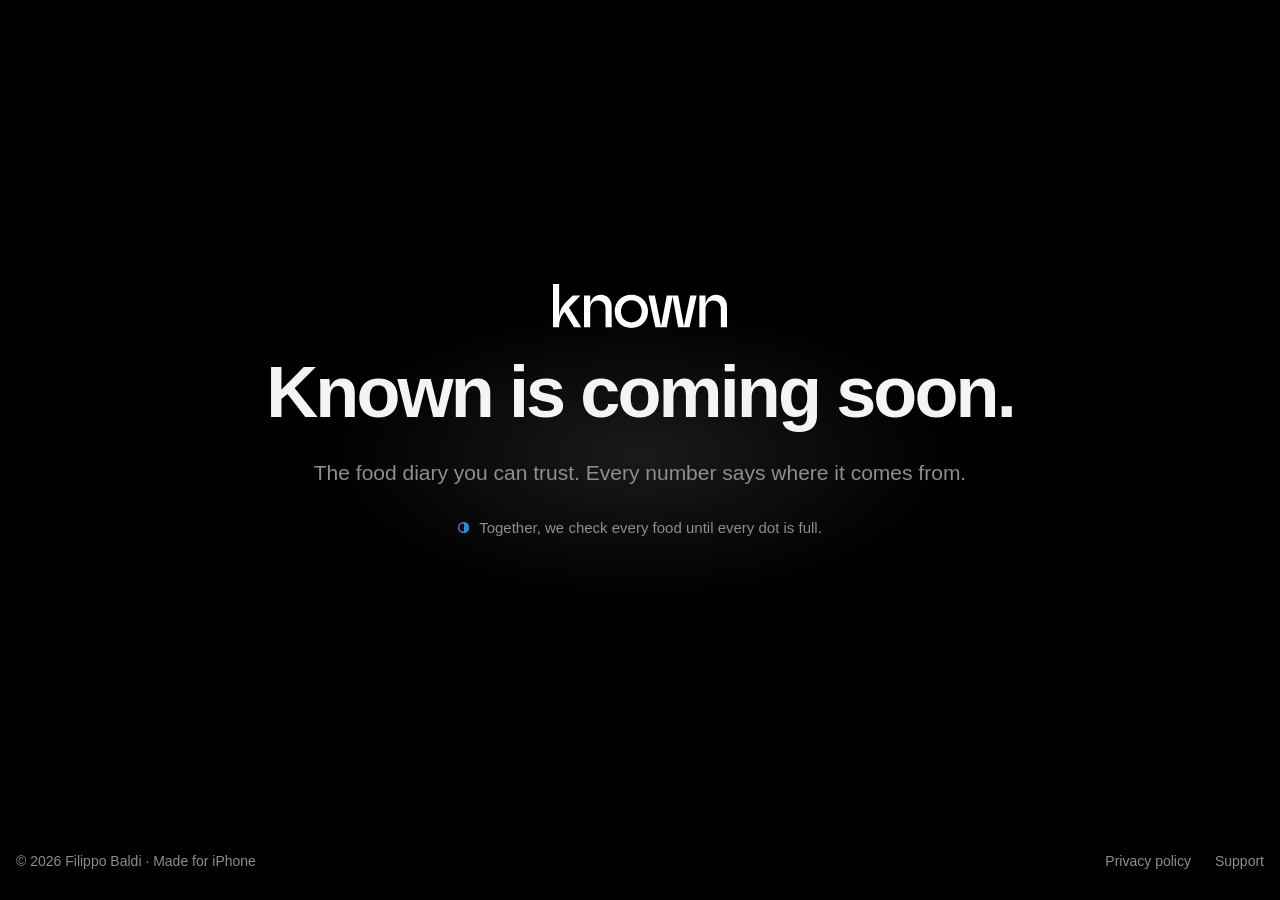
<file: index.html>
<!doctype html>
<html lang="en">
<head>
<meta charset="utf-8">
<meta name="viewport" content="width=device-width,initial-scale=1,viewport-fit=cover">
<title>Known – Coming soon</title>
<meta name="description" content="Known is a food diary for iPhone. Every number says where it comes from. Coming soon.">
<link rel="canonical" href="https://tryknown.app/">
<meta name="theme-color" content="#000000">
<meta property="og:type" content="website">
<meta property="og:site_name" content="Known">
<meta property="og:title" content="Known – Coming soon">
<meta property="og:description" content="A food diary for iPhone. Every number says where it comes from.">
<meta property="og:image" content="https://tryknown.app/assets/og.png">
<meta property="og:image:width" content="1200"><meta property="og:image:height" content="630">
<meta name="twitter:card" content="summary_large_image">
<link rel="icon" type="image/png" sizes="64x64" href="assets/favicon.png">
<link rel="apple-touch-icon" href="assets/apple-touch-icon.png">
<style>
:root{color-scheme:dark;--bg:#000;--fg:#f4f4f4;--muted:#8d8d92;--rule:#1c1c1f}
*{box-sizing:border-box}
html,body{height:100%}
body{margin:0;background:var(--bg);color:var(--fg);font:17px/1.5 -apple-system,BlinkMacSystemFont,"SF Pro Text","Helvetica Neue",Arial,sans-serif;-webkit-font-smoothing:antialiased;display:flex;flex-direction:column;padding:0 max(16px,env(safe-area-inset-right,0px)) 0 max(16px,env(safe-area-inset-left,0px))}
main{flex:1;display:flex;flex-direction:column;align-items:center;justify-content:center;text-align:center;gap:28px;position:relative}
.glow{position:absolute;left:50%;top:50%;width:min(900px,120vw);height:420px;transform:translate(-50%,-40%);background:radial-gradient(closest-side,rgba(255,255,255,.1),transparent 70%);pointer-events:none}
.wordmark{height:clamp(30px,5vw,44px);width:auto;position:relative}
h1{position:relative;margin:0;font-size:clamp(36px,6.5vw,72px);line-height:1.02;letter-spacing:-.04em;font-weight:600;text-wrap:balance}
p{position:relative;margin:0;color:var(--muted);font-size:clamp(17px,2vw,21px)}
footer{padding:28px 0 max(28px,env(safe-area-inset-bottom,0px));color:var(--muted);font-size:14px;display:flex;justify-content:space-between;gap:16px;flex-wrap:wrap}
footer a{color:var(--muted);text-decoration:none}footer a:hover{color:var(--fg)}
footer .links{display:flex;gap:24px}
.mission{display:flex;align-items:center;gap:10px;font-size:15px;color:var(--muted)}
.half{width:11px;height:11px;border-radius:50%;flex:none;background:linear-gradient(270deg,#2A8ED1 50%,transparent 50%);box-shadow:inset 0 0 0 1.4px #2A8ED1}
:focus-visible{outline:2px solid var(--fg);outline-offset:3px;border-radius:4px}
</style>
</head>
<body>
<main>
 <div class="glow"></div>
 <img class="wordmark" src="assets/wordmark-white.svg" alt="known">
 <h1>Known is coming soon.</h1>
 <p>The food diary you can trust. Every number says where it comes from.</p>
 <p class="mission"><span class="half" aria-hidden="true"></span>Together, we check every food until every dot is full.</p>
</main>
<footer><span>© 2026 Filippo Baldi · Made for iPhone</span><span class="links"><a href="privacy-policy/">Privacy policy</a><a href="support/">Support</a></span></footer>
</body>
</html>
</file>
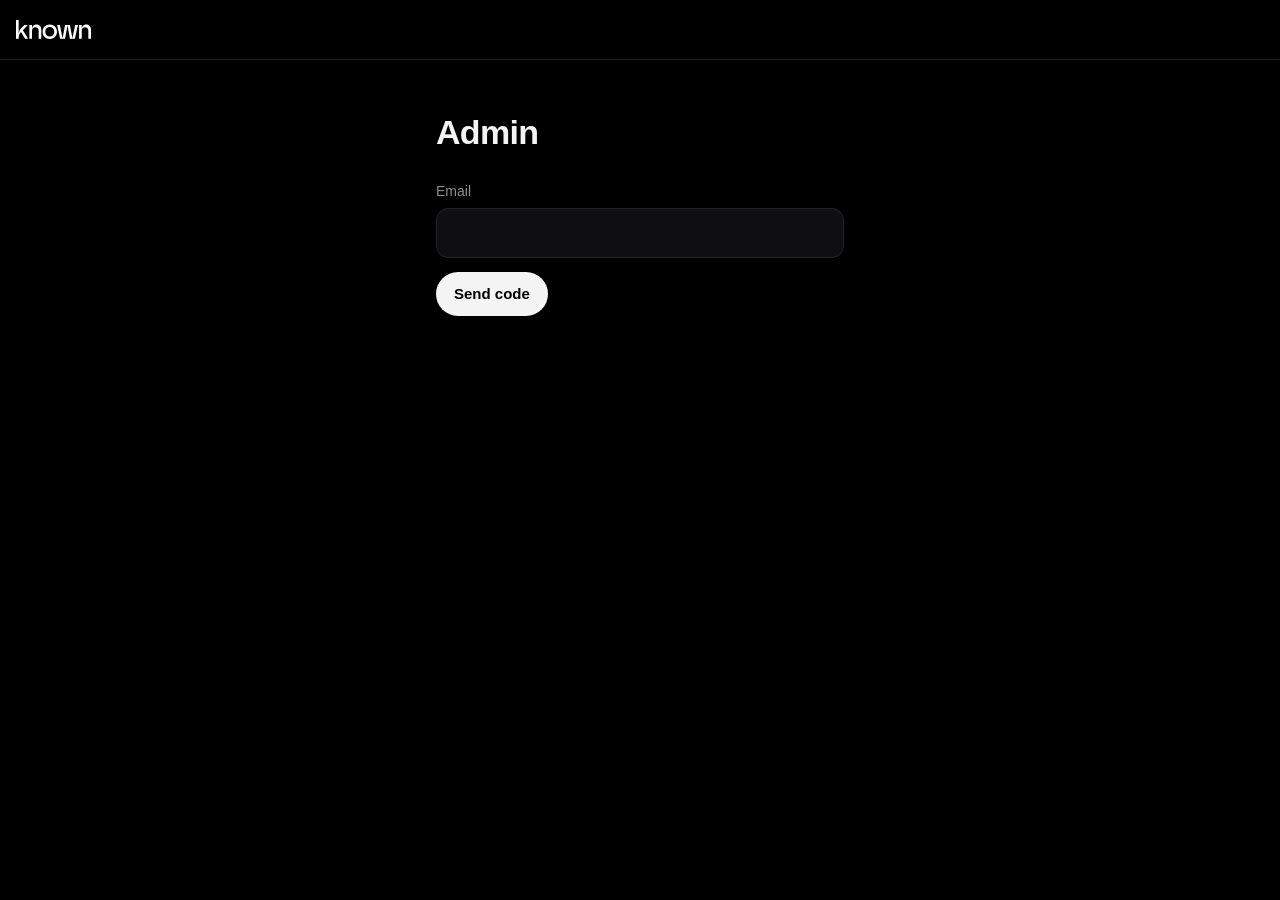
<file: admin/index.html>
<!doctype html>
<html lang="en">
<head>
<meta charset="utf-8">
<meta name="viewport" content="width=device-width,initial-scale=1,viewport-fit=cover">
<title>Known – Admin</title>
<meta name="description" content="Known's private admin: catalog corrections, the catalog, AI costs and app users.">
<meta name="robots" content="noindex,nofollow">
<meta name="referrer" content="no-referrer">
<meta http-equiv="Content-Security-Policy" content="default-src 'self'; script-src 'self'; style-src 'self'; img-src 'self' data:; connect-src https://lpajxlwmsgolxajndgdv.supabase.co https://world.openfoodfacts.org; base-uri 'none'; form-action 'none'; object-src 'none'">
<meta name="theme-color" content="#000000">
<meta name="apple-mobile-web-app-capable" content="yes">
<meta name="apple-mobile-web-app-title" content="Known Admin">
<meta name="apple-mobile-web-app-status-bar-style" content="black">
<link rel="icon" type="image/png" sizes="64x64" href="../assets/favicon.png">
<link rel="apple-touch-icon" href="../assets/apple-touch-icon.png">
<link rel="stylesheet" href="admin.css?v=2026-11-18b">
</head>
<body>
<header class="top">
  <img class="wm" src="../assets/wordmark-white.svg" alt="Known" width="76" height="19">
  <nav id="tabs" role="tablist" aria-label="Sections" hidden>
    <button type="button" role="tab" id="tab-corrections" aria-controls="corrections" aria-selected="true">Corrections <span class="badge y" id="tab-count"></span></button>
    <button type="button" role="tab" id="tab-catalog" aria-controls="catalog" aria-selected="false" tabindex="-1">Catalog</button>
    <button type="button" role="tab" id="tab-costs" aria-controls="costs" aria-selected="false" tabindex="-1">Costs</button>
    <button type="button" role="tab" id="tab-users" aria-controls="users" aria-selected="false" tabindex="-1">Users</button>
  </nav>
  <span class="sp"></span>
  <button type="button" class="link" id="signout" hidden>Sign out</button>
</header>

<main id="signin" class="signin" hidden aria-labelledby="signin-title">
  <h1 id="signin-title">Admin</h1>
  <form id="email-form" novalidate>
    <label for="email">Email</label>
    <input id="email" type="email" autocomplete="email" inputmode="email" required>
    <button type="submit" class="primary">Send code</button>
  </form>
  <form id="code-form" novalidate hidden>
    <p id="code-sent" class="muted"></p>
    <label for="code">Code</label>
    <input id="code" type="text" autocomplete="one-time-code" inputmode="numeric" pattern="[0-9]*" maxlength="10" required>
    <div class="row">
      <button type="submit" class="primary">Sign in</button>
      <button type="button" class="ghost" id="other-email">Use another email</button>
    </div>
  </form>
  <p id="signin-status" class="status" role="status" aria-live="polite"></p>
</main>

<main id="corrections" role="tabpanel" aria-labelledby="tab-corrections" hidden>
  <div class="desk">
    <aside class="queues" id="queues" aria-label="Queues"></aside>
    <section class="list" aria-label="Corrections">
      <div class="search"><input id="search" type="search" placeholder="Search name, brand or EAN" aria-label="Search corrections"></div>
      <div id="list"></div>
    </section>
    <section class="detail" id="detail" aria-live="polite"></section>
  </div>
  <div class="mob" id="mob"></div>
</main>

<main id="catalog" role="tabpanel" aria-labelledby="tab-catalog" hidden>
  <div class="cdesk" id="cdesk">
    <aside class="queues" id="cat-filters" aria-label="Filters"></aside>
    <section class="list" aria-label="Products">
      <div class="search"><input id="cat-search" type="search" placeholder="Search name, brand or EAN" aria-label="Search the catalog"></div>
      <div id="cat-list" class="clist"></div>
    </section>
    <section class="detail" id="cat-detail" aria-live="polite"></section>
  </div>
</main>

<main id="costs" class="costs" role="tabpanel" aria-labelledby="tab-costs" hidden>
  <div class="bar-row">
    <div class="seg" role="group" aria-label="Who">
      <button type="button" data-plan="real" aria-pressed="true">Real users</button>
      <button type="button" data-plan="dev" aria-pressed="false">Test builds</button>
      <button type="button" data-plan="all" aria-pressed="false">All</button>
    </div>
    <div class="seg" role="group" aria-label="Period">
      <button type="button" data-days="7" aria-pressed="false">7 days</button>
      <button type="button" data-days="30" aria-pressed="true">30 days</button>
      <button type="button" data-days="90" aria-pressed="false">90 days</button>
    </div>
  </div>
  <div id="costs-body"></div>
</main>

<main id="users" class="costs" role="tabpanel" aria-labelledby="tab-users" hidden>
  <div class="bar-row">
    <div class="seg" role="group" aria-label="Period">
      <button type="button" data-udays="7" aria-pressed="false">7 days</button>
      <button type="button" data-udays="30" aria-pressed="true">30 days</button>
      <button type="button" data-udays="90" aria-pressed="false">90 days</button>
      <button type="button" data-udays="365" aria-pressed="false">Year</button>
    </div>
    <span class="synced" id="users-synced"></span>
  </div>
  <div id="users-body"></div>
</main>

<div id="toast" class="toast" role="status" aria-live="polite" hidden></div>
<script src="admin.js?v=2026-11-18b"></script>
</body>
</html>
</file>
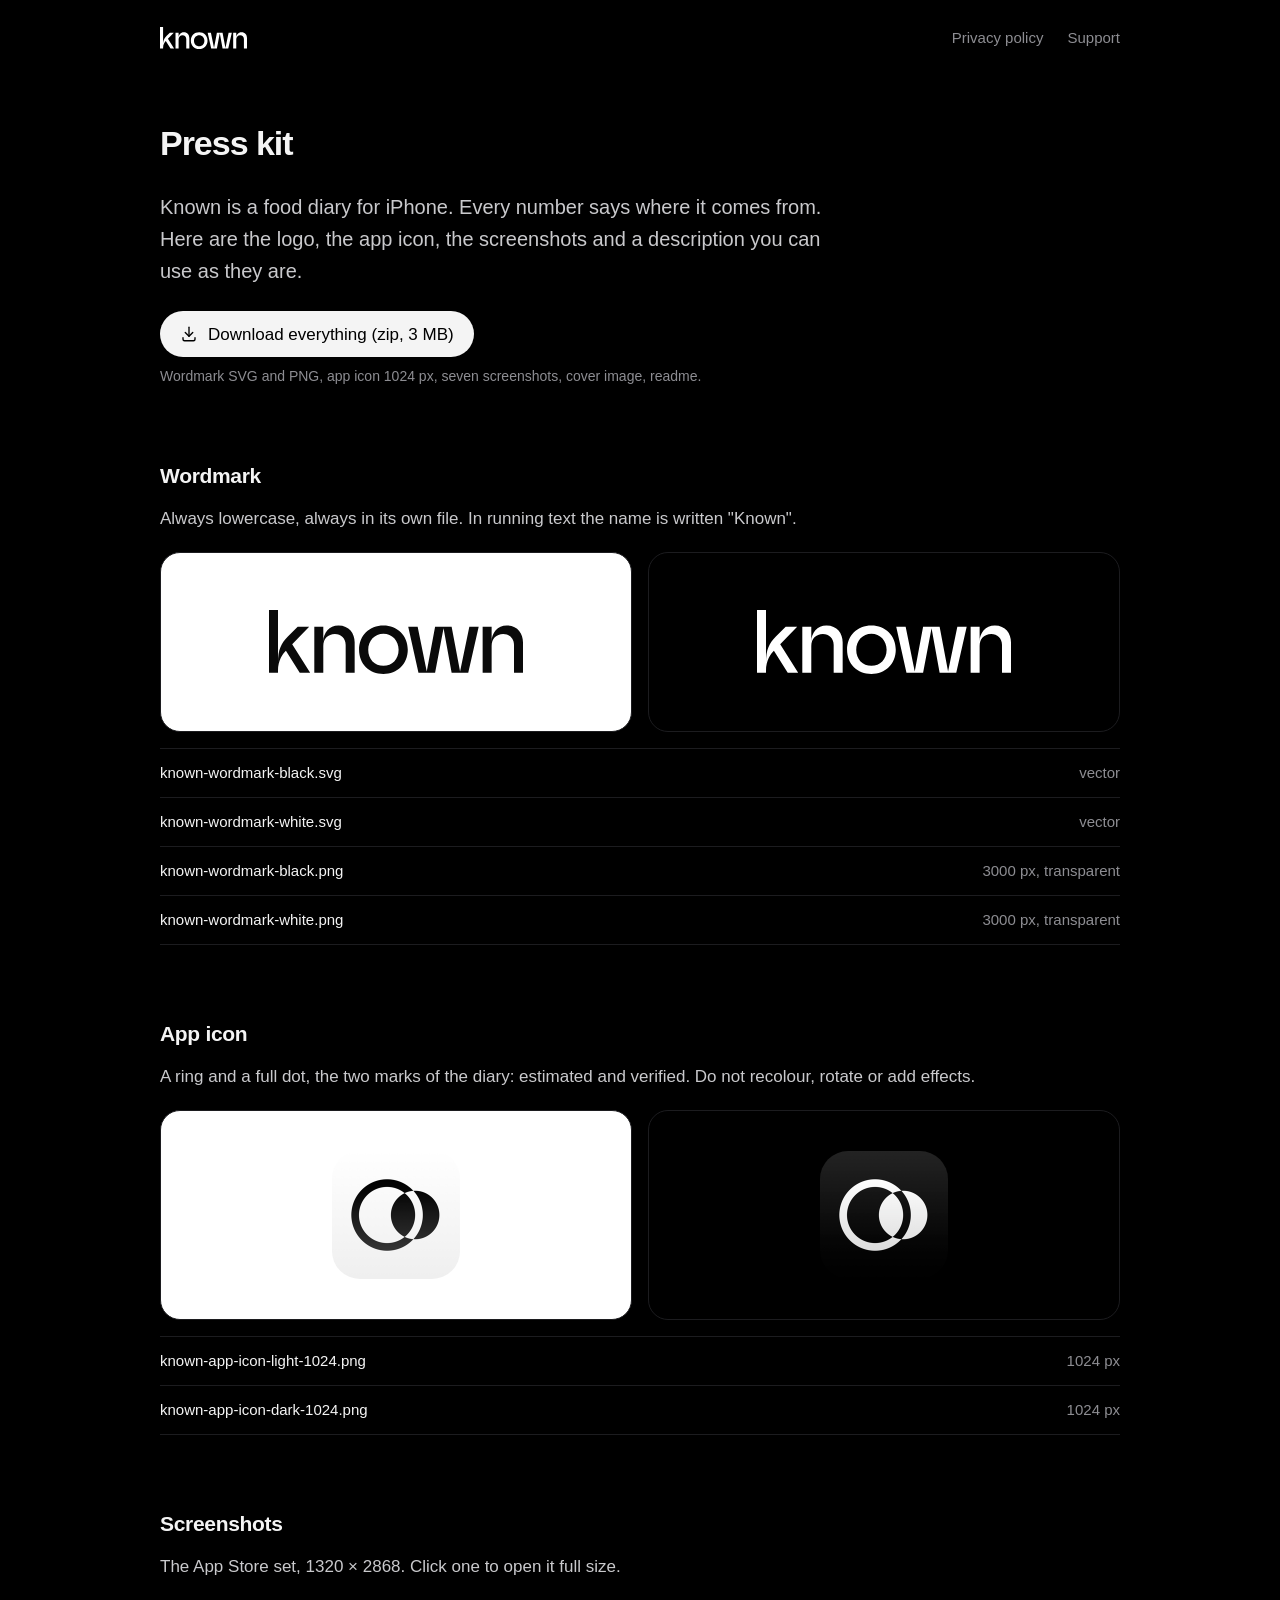
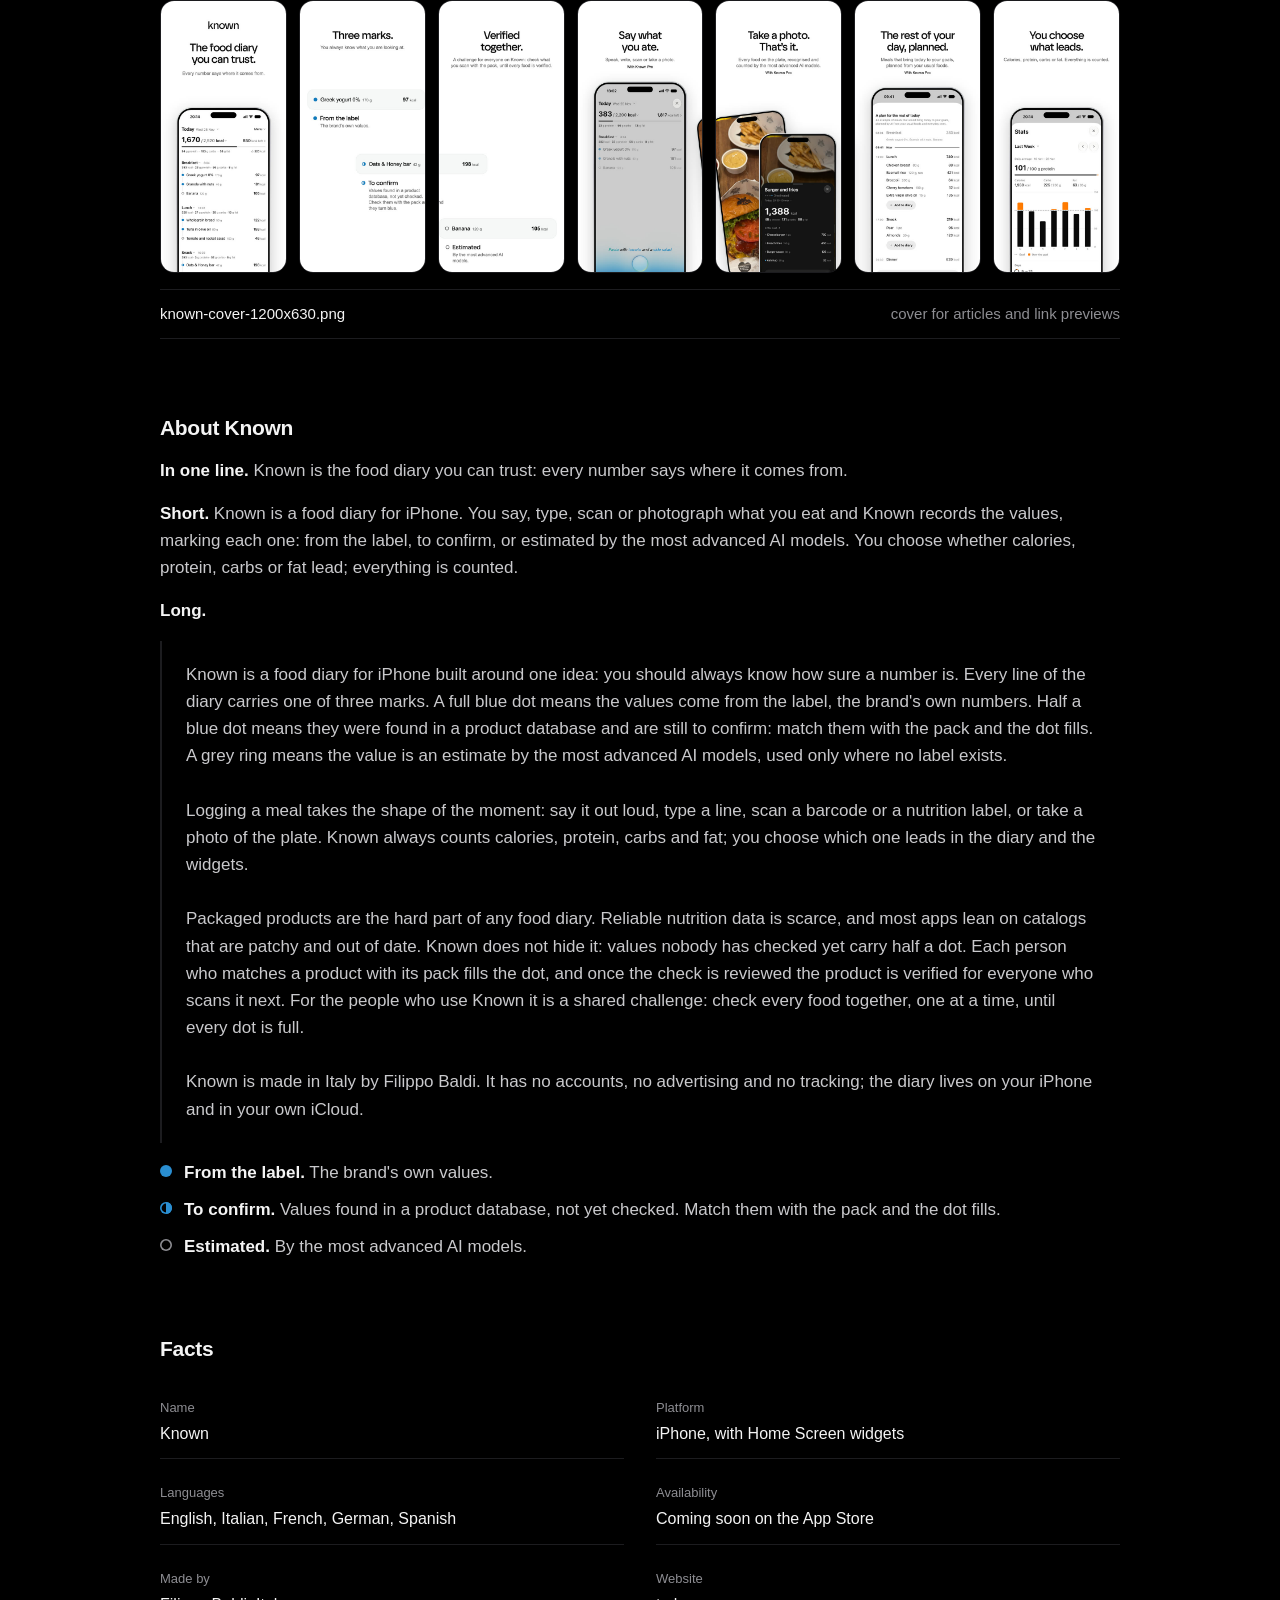
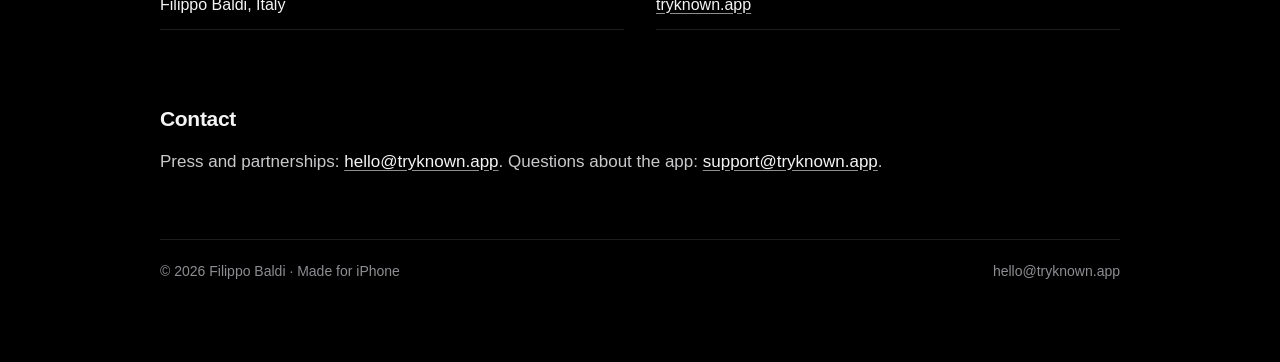
<file: press/index.html>
<!doctype html>
<html lang="en">
<head>
<meta charset="utf-8">
<meta name="viewport" content="width=device-width,initial-scale=1,viewport-fit=cover">
<title>Known – Press kit</title>
<meta name="description" content="Logo, app icon, screenshots and descriptions of Known, the food diary for iPhone.">
<meta name="robots" content="noindex,nofollow">
<meta name="theme-color" content="#000000">
<link rel="icon" type="image/png" sizes="64x64" href="../assets/favicon.png">
<link rel="apple-touch-icon" href="../assets/apple-touch-icon.png">
<link rel="stylesheet" href="../style.css">
<style>
main{max-width:960px}
.lead{font-size:20px;color:var(--body);max-width:62ch}
.dl{display:inline-flex;align-items:center;gap:10px;height:46px;padding:0 20px;border-radius:999px;background:var(--fg);color:var(--bg);font-weight:500;text-decoration:none;margin:8px 0 8px}
.dl:hover{opacity:.9}
.dl svg{width:18px;height:18px;stroke:currentColor;fill:none;stroke-width:1.8;stroke-linecap:round;stroke-linejoin:round}
.meta{color:var(--muted);font-size:14px;margin:0 0 4px}
section{margin-top:72px}
.tiles{display:grid;grid-template-columns:repeat(2,1fr);gap:16px;margin-top:20px}
.tile{border-radius:20px;padding:40px 24px;display:flex;align-items:center;justify-content:center;min-height:180px;border:1px solid var(--rule)}
.tile.light{background:#fff}.tile.dark{background:#000}
.tile img{max-width:60%;height:auto;display:block}
.tile img.icon{width:128px;border-radius:28px}
.files{list-style:none;padding:0;margin:16px 0 0;display:grid;gap:0;border-top:1px solid var(--rule)}
.files li{display:flex;justify-content:space-between;gap:16px;padding:12px 0;border-bottom:1px solid var(--rule);font-size:15px}
.files li span{color:var(--muted)}
.files a{text-decoration:none}
.files a:hover{text-decoration:underline}
.shots{display:grid;grid-template-columns:repeat(7,1fr);gap:12px;margin-top:20px}
.shots img{width:100%;height:auto;display:block;border-radius:14px;border:1px solid var(--rule)}
.facts{display:grid;grid-template-columns:1fr 1fr;gap:12px 32px;margin:20px 0 0;padding:0;list-style:none}
.facts li{display:flex;flex-direction:column;gap:2px;padding:12px 0;border-bottom:1px solid var(--rule);font-size:16px}
.facts li span{color:var(--muted);font-size:13px}
blockquote{margin:16px 0 0;padding:20px 24px;border-left:2px solid var(--rule);color:var(--body)}
.marks{display:grid;gap:10px;margin-top:16px}
.marks div{display:flex;gap:12px;align-items:flex-start;color:var(--body)}
.dot{width:12px;height:12px;border-radius:50%;flex:none;margin-top:6px}
.d-blue{background:#2A8ED1}.d-half{background:linear-gradient(270deg,#2A8ED1 50%,transparent 50%);box-shadow:inset 0 0 0 1.6px #2A8ED1}.d-ring{box-shadow:inset 0 0 0 1.6px var(--muted)}
@media(max-width:720px){.tiles{grid-template-columns:1fr}.shots{grid-template-columns:repeat(4,1fr)}.facts{grid-template-columns:1fr}}
</style>
</head>
<body>
<main>
<nav><a class="wordmark" href="../" aria-label="Known, home"><img src="../assets/wordmark-white.svg" alt="known"></a><span class="links"><a href="../privacy-policy/">Privacy policy</a><a href="../support/">Support</a></span></nav>

<h1>Press kit</h1>
<p class="lead">Known is a food diary for iPhone. Every number says where it comes from. Here are the logo, the app icon, the screenshots and a description you can use as they are.</p>
<a class="dl" href="known-press-kit.zip" download><svg viewBox="0 0 24 24" aria-hidden="true"><path d="M12 3v12"/><path d="m7 10 5 5 5-5"/><path d="M4 17v2a2 2 0 0 0 2 2h12a2 2 0 0 0 2-2v-2"/></svg>Download everything (zip, 3 MB)</a>
<p class="meta">Wordmark SVG and PNG, app icon 1024 px, seven screenshots, cover image, readme.</p>

<section>
<h2>Wordmark</h2>
<p>Always lowercase, always in its own file. In running text the name is written "Known".</p>
<div class="tiles">
 <div class="tile light"><img src="files/known-wordmark-black.svg" alt="known wordmark, black on white"></div>
 <div class="tile dark"><img src="files/known-wordmark-white.svg" alt="known wordmark, white on black"></div>
</div>
<ul class="files">
 <li><a href="files/known-wordmark-black.svg" download>known-wordmark-black.svg</a><span>vector</span></li>
 <li><a href="files/known-wordmark-white.svg" download>known-wordmark-white.svg</a><span>vector</span></li>
 <li><a href="files/known-wordmark-black.png" download>known-wordmark-black.png</a><span>3000 px, transparent</span></li>
 <li><a href="files/known-wordmark-white.png" download>known-wordmark-white.png</a><span>3000 px, transparent</span></li>
</ul>
</section>

<section>
<h2>App icon</h2>
<p>A ring and a full dot, the two marks of the diary: estimated and verified. Do not recolour, rotate or add effects.</p>
<div class="tiles">
 <div class="tile light"><img class="icon" src="icon-light-256.png" alt="Known app icon, light"></div>
 <div class="tile dark"><img class="icon" src="icon-dark-256.png" alt="Known app icon, dark"></div>
</div>
<ul class="files">
 <li><a href="files/known-app-icon-light-1024.png" download>known-app-icon-light-1024.png</a><span>1024 px</span></li>
 <li><a href="files/known-app-icon-dark-1024.png" download>known-app-icon-dark-1024.png</a><span>1024 px</span></li>
</ul>
</section>

<section>
<h2>Screenshots</h2>
<p>The App Store set, 1320 × 2868. Click one to open it full size.</p>
<div class="shots">
 <a href="files/known-screenshot-1.png"><img src="thumb-1.jpg" alt="The food diary you can trust"></a>
 <a href="files/known-screenshot-2.png"><img src="thumb-2.jpg" alt="Three marks"></a>
 <a href="files/known-screenshot-3.png"><img src="thumb-3.jpg" alt="Verified together"></a>
 <a href="files/known-screenshot-4.png"><img src="thumb-4.jpg" alt="Say what you ate"></a>
 <a href="files/known-screenshot-5.png"><img src="thumb-5.jpg" alt="Take a photo. That's it."></a>
 <a href="files/known-screenshot-6.png"><img src="thumb-6.jpg" alt="The rest of your day, planned"></a>
 <a href="files/known-screenshot-7.png"><img src="thumb-7.jpg" alt="You choose what leads"></a>
</div>
<ul class="files">
 <li><a href="files/known-cover-1200x630.png" download>known-cover-1200x630.png</a><span>cover for articles and link previews</span></li>
</ul>
</section>

<section>
<h2>About Known</h2>
<p><strong>In one line.</strong> Known is the food diary you can trust: every number says where it comes from.</p>
<p><strong>Short.</strong> Known is a food diary for iPhone. You say, type, scan or photograph what you eat and Known records the values, marking each one: from the label, to confirm, or estimated by the most advanced AI models. You choose whether calories, protein, carbs or fat lead; everything is counted.</p>
<p><strong>Long.</strong></p>
<blockquote>Known is a food diary for iPhone built around one idea: you should always know how sure a number is. Every line of the diary carries one of three marks. A full blue dot means the values come from the label, the brand's own numbers. Half a blue dot means they were found in a product database and are still to confirm: match them with the pack and the dot fills. A grey ring means the value is an estimate by the most advanced AI models, used only where no label exists.<br><br>Logging a meal takes the shape of the moment: say it out loud, type a line, scan a barcode or a nutrition label, or take a photo of the plate. Known always counts calories, protein, carbs and fat; you choose which one leads in the diary and the widgets.<br><br>Packaged products are the hard part of any food diary. Reliable nutrition data is scarce, and most apps lean on catalogs that are patchy and out of date. Known does not hide it: values nobody has checked yet carry half a dot. Each person who matches a product with its pack fills the dot, and once the check is reviewed the product is verified for everyone who scans it next. For the people who use Known it is a shared challenge: check every food together, one at a time, until every dot is full.<br><br>Known is made in Italy by Filippo Baldi. It has no accounts, no advertising and no tracking; the diary lives on your iPhone and in your own iCloud.</blockquote>
<div class="marks">
 <div><span class="dot d-blue"></span><span><strong>From the label.</strong> The brand's own values.</span></div>
 <div><span class="dot d-half"></span><span><strong>To confirm.</strong> Values found in a product database, not yet checked. Match them with the pack and the dot fills.</span></div>
 <div><span class="dot d-ring"></span><span><strong>Estimated.</strong> By the most advanced AI models.</span></div>
</div>
</section>

<section>
<h2>Facts</h2>
<ul class="facts">
 <li><span>Name</span>Known</li>
 <li><span>Platform</span>iPhone, with Home Screen widgets</li>
 <li><span>Languages</span>English, Italian, French, German, Spanish</li>
 <li><span>Availability</span>Coming soon on the App Store</li>
 <li><span>Made by</span>Filippo Baldi, Italy</li>
 <li><span>Website</span><a href="https://tryknown.app">tryknown.app</a></li>
</ul>
</section>

<section>
<h2>Contact</h2>
<p>Press and partnerships: <a href="mailto:hello@tryknown.app">hello@tryknown.app</a>. Questions about the app: <a href="mailto:support@tryknown.app">support@tryknown.app</a>.</p>
</section>

<footer><span>© 2026 Filippo Baldi · Made for iPhone</span><a href="mailto:hello@tryknown.app">hello@tryknown.app</a></footer>
</main>
<script src="../assets/lenis.min.js" defer></script>
<script src="../assets/site.js" defer></script>
</body>
</html>
</file>
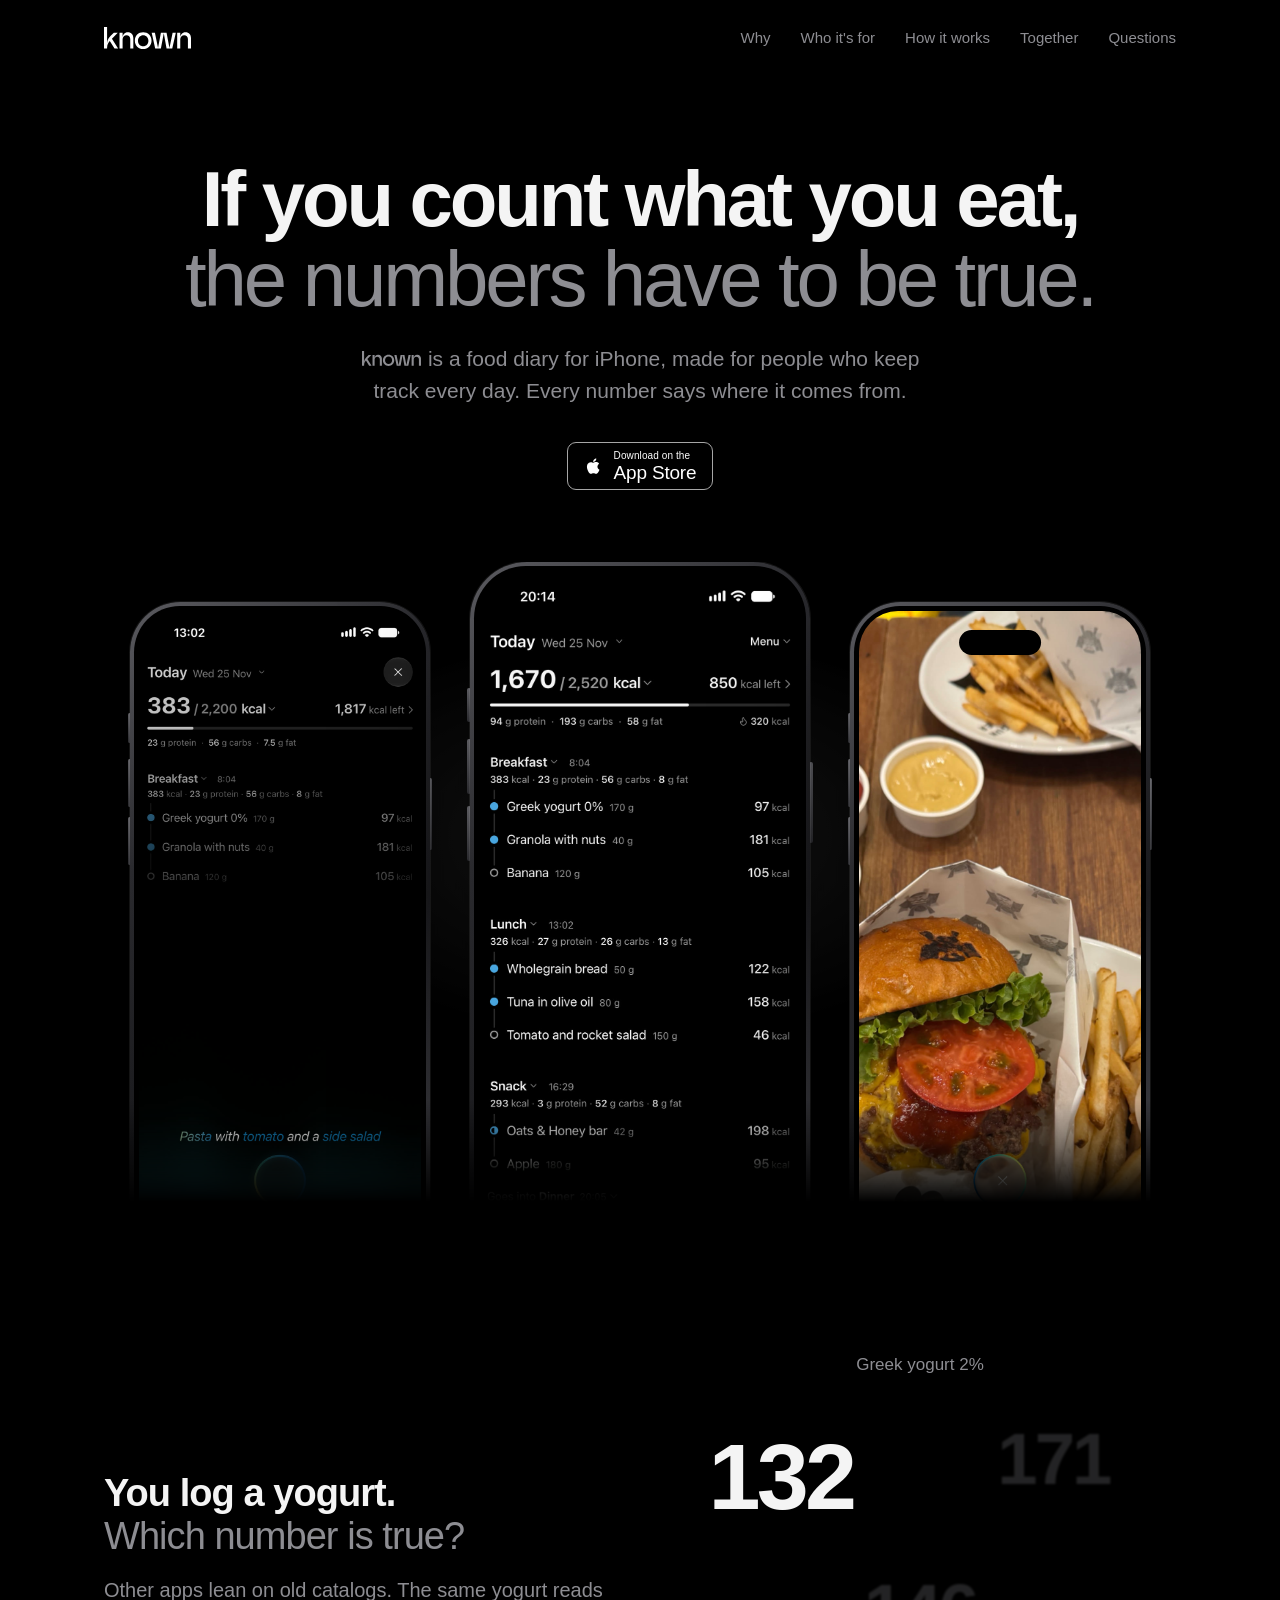
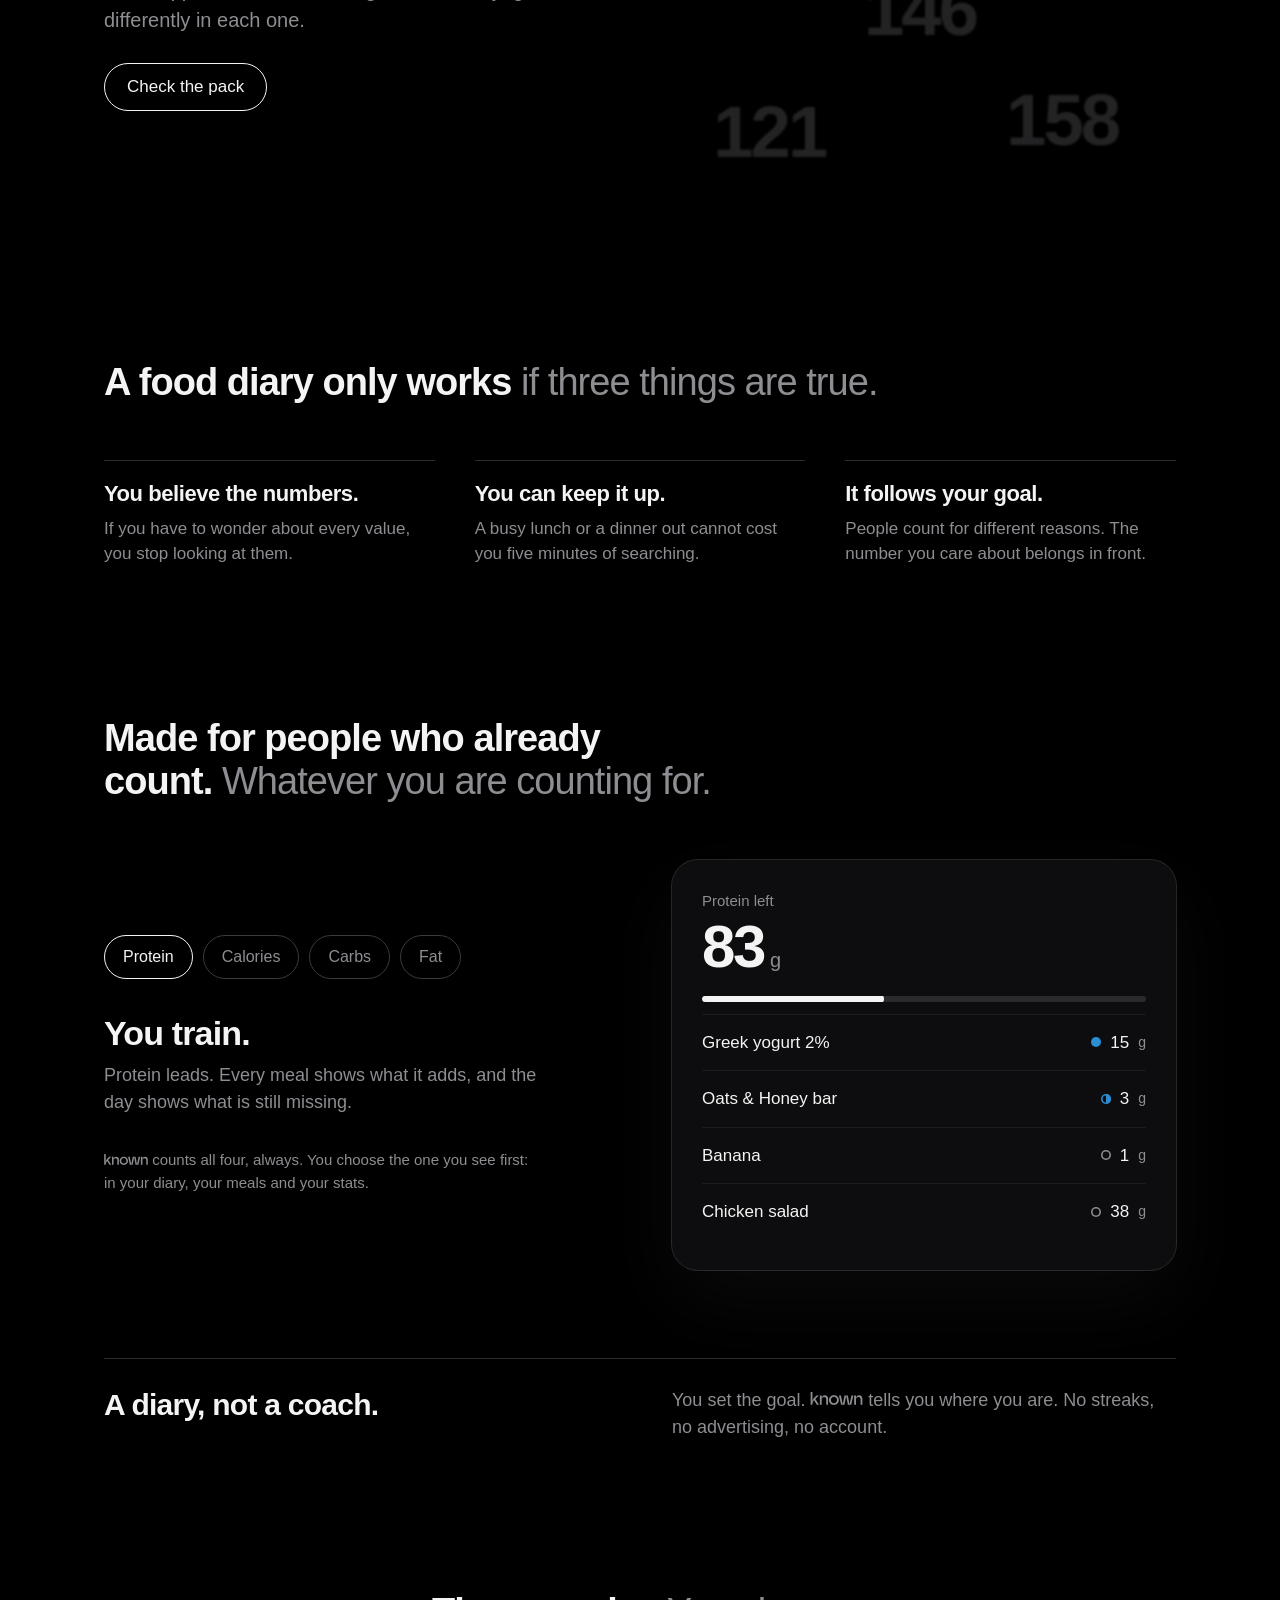
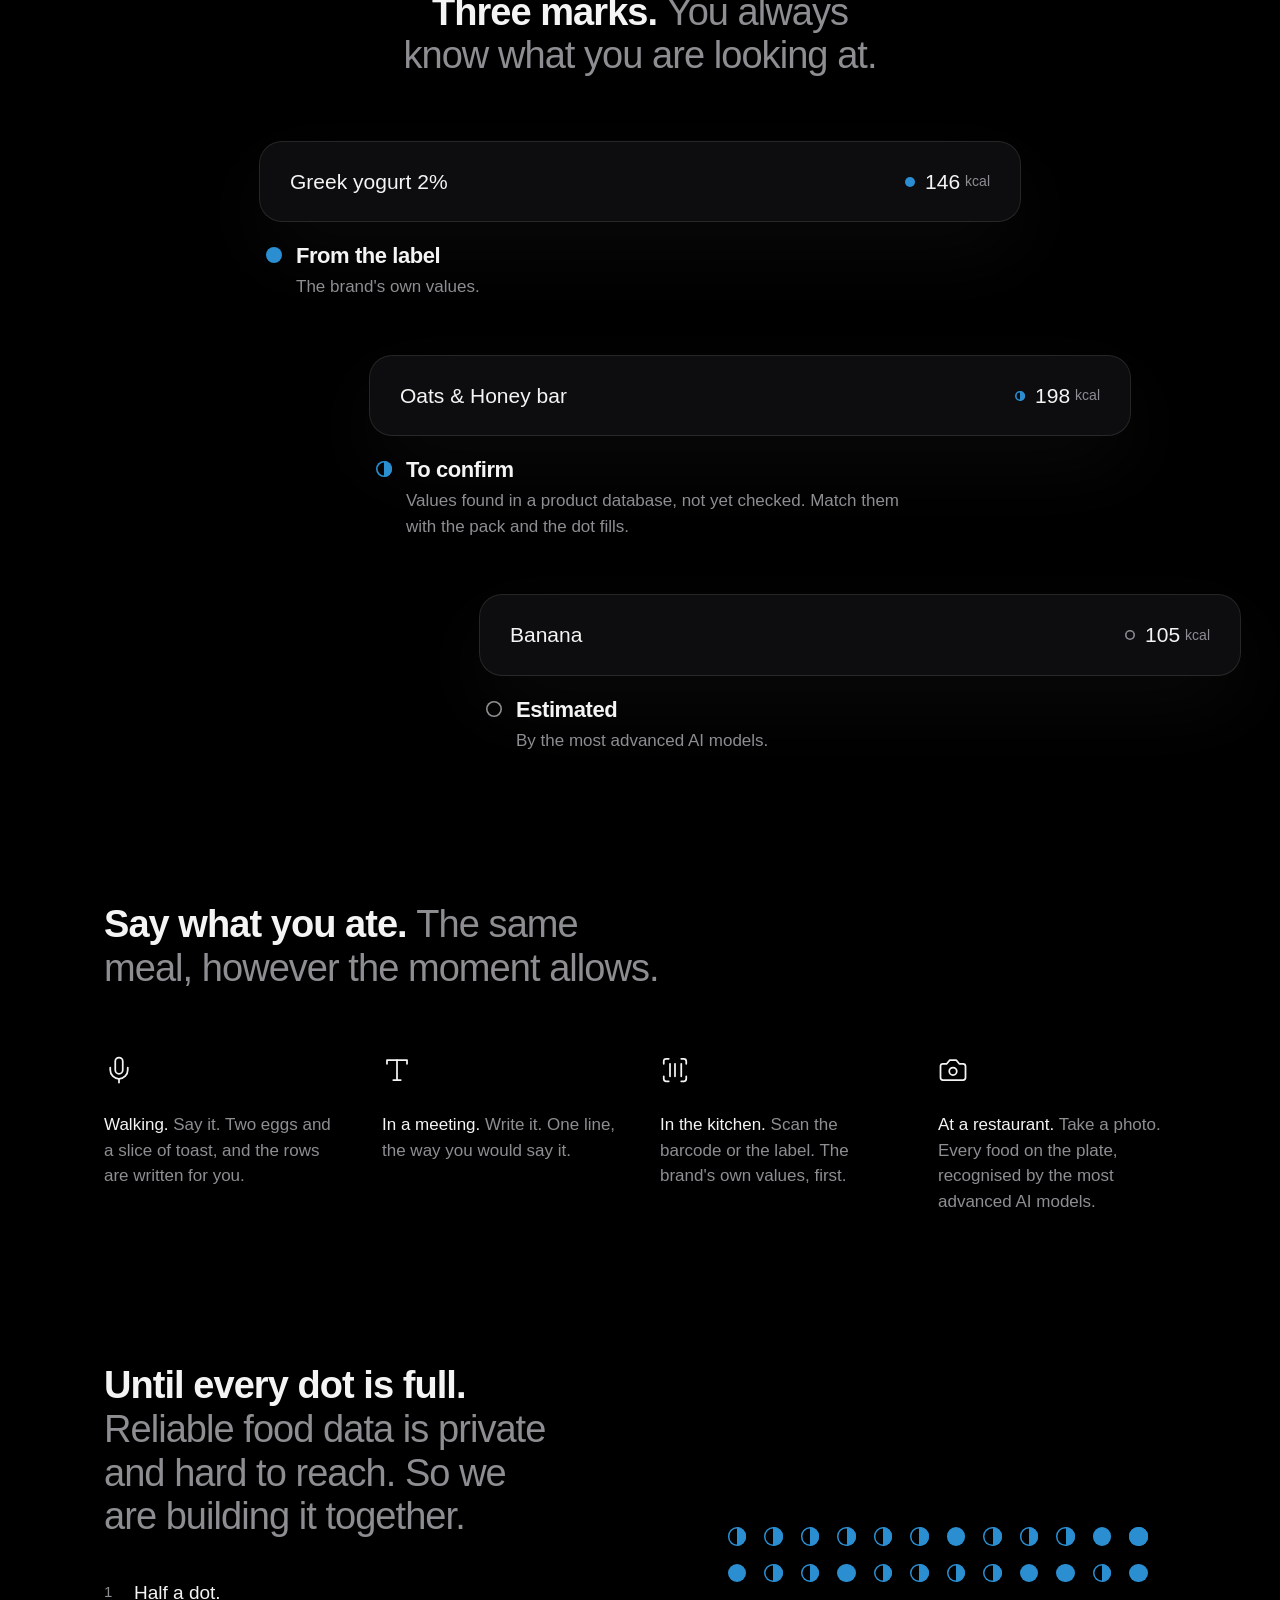
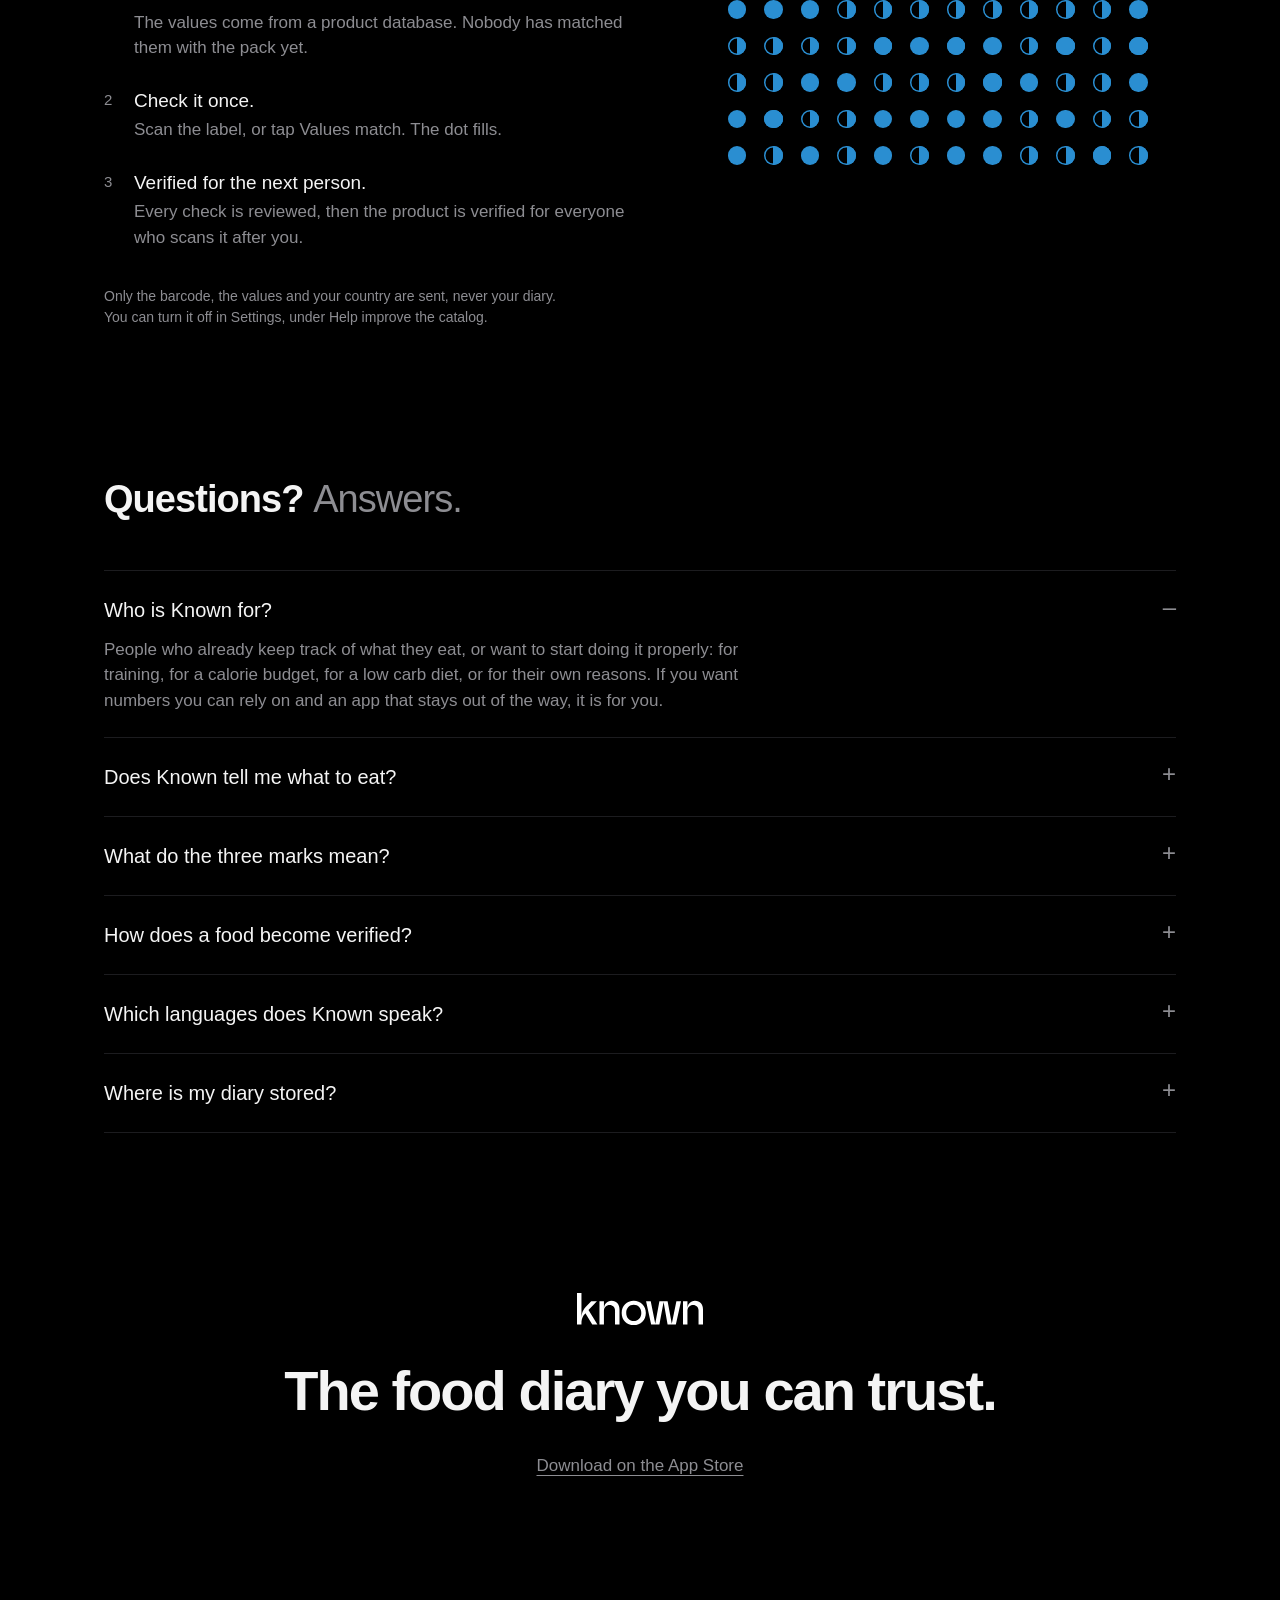
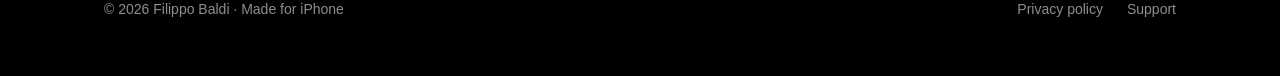
<file: preview/index.html>
<!doctype html>
<html lang="en">
<head>
<meta charset="utf-8">
<meta name="viewport" content="width=device-width,initial-scale=1,viewport-fit=cover">
<title>Known – The food diary you can trust</title>
<meta name="description" content="Known is a food diary for iPhone, made for people who keep track every day: for training, for a calorie budget, for a low carb diet. Every number says where it comes from: the label, a product database still to confirm, or an estimate by the most advanced AI models.">
<meta name="robots" content="noindex,nofollow">
<meta name="theme-color" content="#000000">
<meta property="og:type" content="website">
<meta property="og:site_name" content="Known">
<meta property="og:title" content="Known – The food diary you can trust">
<meta property="og:description" content="A food diary for iPhone. Every number says where it comes from.">
<meta property="og:image" content="https://tryknown.app/assets/og.png">
<meta property="og:image:width" content="1200"><meta property="og:image:height" content="630">
<meta name="twitter:card" content="summary_large_image">
<link rel="icon" type="image/png" sizes="64x64" href="../assets/favicon.png">
<link rel="apple-touch-icon" href="../assets/apple-touch-icon.png">
<style>
/* Layout: the live Night landing, reordered as an argument: who, why, then how. */
:root{--bg:#000;--fg:#f4f4f4;--muted:#8d8d92;--rule:#1c1c1f;--card:#0d0d0f;--blue:#2A8ED1;color-scheme:dark}
*{box-sizing:border-box}
html{-webkit-text-size-adjust:100%;scroll-behavior:smooth}
html,body{overflow-x:hidden}
body{margin:0;background:var(--bg);color:var(--fg);font:17px/1.5 -apple-system,BlinkMacSystemFont,"SF Pro Text","Helvetica Neue",Arial,sans-serif;-webkit-font-smoothing:antialiased}
a{color:inherit;text-decoration:none}
button{font:inherit;color:inherit;background:none;border:0;padding:0;cursor:pointer}
.wrap{max-width:1120px;margin:0 auto;padding-left:max(24px,env(safe-area-inset-left,0px));padding-right:max(24px,env(safe-area-inset-right,0px))}
.wordmark{display:inline-block;line-height:0}.wordmark img{height:1em;width:auto;display:block}
.wm{display:inline-block;height:.74em;aspect-ratio:2826/713;background:currentColor;-webkit-mask:url(../assets/wordmark-white.svg) center/contain no-repeat;mask:url(../assets/wordmark-white.svg) center/contain no-repeat}

nav.top{display:flex;align-items:center;justify-content:space-between;height:76px}
nav.top .wordmark{font-size:22px}
nav.top .links{display:flex;gap:30px;font-size:15px;color:var(--muted)}
nav.top .links a:hover{color:var(--fg)}

.badge{display:inline-flex;align-items:center;gap:9px;height:48px;padding:0 16px 0 13px;border-radius:9px;background:#000;color:#fff;border:1px solid #a6a6a6;line-height:1}
.badge svg{width:24px;height:24px;fill:#fff}
.badge span{display:flex;flex-direction:column;gap:2px;text-align:left}
.badge small{font-size:10px;letter-spacing:.01em}
.badge b{font-size:19px;font-weight:500;letter-spacing:-.01em}

.hero{text-align:center;padding:84px 0 0;position:relative}
.hero h1{font-size:clamp(40px,6.2vw,78px);line-height:1.02;letter-spacing:-.04em;font-weight:600;margin:0 auto 24px;max-width:960px;text-wrap:balance}
.hero h1 span{color:var(--muted);font-weight:500}
.hero p{font-size:clamp(18px,1.8vw,21px);color:var(--muted);margin:0 auto 36px;max-width:620px;text-wrap:balance}
.glow{position:absolute;left:50%;top:460px;width:min(1100px,100%);height:600px;transform:translateX(-50%);background:radial-gradient(closest-side,rgba(255,255,255,.13),transparent 70%);pointer-events:none}
.phones{position:relative;display:flex;justify-content:center;align-items:flex-start;gap:40px;margin-top:72px;height:640px;overflow:hidden;-webkit-mask:linear-gradient(#000 84%,transparent);mask:linear-gradient(#000 84%,transparent)}
.phones .device:nth-child(2){width:340px}
.phones .device:nth-child(1),.phones .device:nth-child(3){width:300px;margin-top:40px}
.device{position:relative;width:300px;max-width:100%;aspect-ratio:1320/2868;flex:none;filter:drop-shadow(0 40px 60px rgba(0,0,0,.6))}
.device .edge{position:absolute;inset:0;border-radius:16.8%/7.73%;padding:1.2%;background:linear-gradient(140deg,#5b5b60 0%,#2a2a2e 30%,#1a1a1d 60%,#4a4a50 100%);box-shadow:0 0 0 1px rgba(255,255,255,.08)}
.device .bezel{width:100%;height:100%;border-radius:15.6%/7.2%;background:#000;padding:1.8%}
.device .screen{width:100%;height:100%;border-radius:13.8%/6.35%;overflow:hidden;position:relative;background:#000}
.device .screen img{width:100%;height:100%;display:block;object-fit:cover}
.device .btn{position:absolute;width:1.2%;border-radius:2px;background:linear-gradient(180deg,#5b5b60,#2a2a2e)}
.device .btn.l1{left:-.8%;top:17%;height:4.6%}.device .btn.l2{left:-.8%;top:24%;height:7.4%}.device .btn.l3{left:-.8%;top:33%;height:7.4%}.device .btn.r{right:-.8%;top:27%;height:11%}
.device .island{position:absolute;left:50%;top:3%;transform:translateX(-50%);width:29%;height:3.9%;border-radius:999px;background:#000}

section{padding:150px 0 0}
.two{font-size:clamp(28px,3.4vw,38px);line-height:1.15;letter-spacing:-.025em;font-weight:600;max-width:780px;margin:0;text-wrap:balance}
.two span{color:var(--muted);font-weight:500}
.center{text-align:center;margin-left:auto;margin-right:auto}
.lead{color:var(--muted);font-size:clamp(18px,1.6vw,20px);margin:16px 0 0;max-width:520px}
.textlink{color:var(--muted);font-size:17px;text-decoration:underline;text-underline-offset:4px;text-decoration-color:var(--muted)}
.textlink:hover{color:var(--fg)}

/* the doubt */
.doubt{display:grid;grid-template-columns:1fr 1fr;gap:48px;align-items:center}
.say{display:grid}
.say>div{grid-area:1/1;transition:opacity .4s ease,visibility .4s}
.say .b{opacity:0;visibility:hidden}
.doubt.done .say .a{opacity:0;visibility:hidden}
.doubt.done .say .b{opacity:1;visibility:visible}
.check{margin-top:28px;min-height:48px;padding:0 22px;border-radius:999px;border:1px solid var(--fg);font-weight:500}
.again{margin-top:28px;min-height:44px}
.stage{--u:1px;position:relative;height:calc(330*var(--u));max-width:100%}
.food{position:absolute;left:0;right:0;top:0;text-align:center;color:var(--muted)}
.c{position:absolute;left:50%;top:54%;font-size:calc(104*var(--u));line-height:1;font-weight:600;letter-spacing:-.04em;color:var(--muted);transform:translate(-50%,-50%) translate(calc(var(--x)*var(--u)),calc(var(--y)*var(--u))) scale(.48);opacity:.25;filter:blur(2.5px);transition:transform .75s cubic-bezier(.16,1,.3,1),opacity .4s ease,filter .4s ease,color .4s ease}
.c.on{opacity:1;filter:none;color:var(--fg);transform:translate(-50%,-50%) translate(calc(var(--x)*var(--u)),calc(var(--y)*var(--u))) scale(.62)}
.doubt.done .c{opacity:0;filter:blur(14px);transform:translate(-50%,-50%) translate(calc(var(--x)*2*var(--u)),calc(var(--y)*2*var(--u))) scale(.5)}
.doubt.done .c.t{opacity:1;filter:none;color:var(--fg);transform:translate(-50%,-50%) scale(1)}
.c i,.c small{position:absolute;opacity:0;transition:opacity .4s ease .25s}
.c i{right:100%;top:50%;width:.2em;height:.2em;margin:-.08em .16em 0 0;border-radius:50%;background:var(--blue)}
.c small{left:100%;bottom:.14em;margin-left:.14em;font-size:.26em;font-weight:500;letter-spacing:0;color:var(--muted)}
.doubt.done .c.t i,.doubt.done .c.t small{opacity:1}

/* the three conditions */
.needs{display:grid;grid-template-columns:repeat(3,1fr);gap:40px;margin-top:56px}
.needs>div{border-top:1px solid #2c2c30;padding-top:20px;min-width:0}
h3{font-size:22px;line-height:1.2;font-weight:600;letter-spacing:-.02em;margin:0 0 8px}
.needs p{margin:0;color:var(--muted)}

/* who it's for */
.who{display:grid;grid-template-columns:1fr 1fr;gap:64px;align-items:center;margin-top:56px}
.who>*{min-width:0}
.tabs{display:flex;flex-wrap:wrap;gap:10px}
.tabs button{min-height:44px;padding:0 18px;border-radius:999px;border:1px solid #3a3a3f;color:var(--muted);font-size:16px;font-weight:500;transition:color .2s,border-color .2s}
.tabs button:hover{color:var(--fg)}
.tabs button[aria-selected="true"]{border-color:var(--fg);color:var(--fg)}
.person{margin-top:34px;min-height:118px}
.person h3{font-size:clamp(28px,3vw,34px);letter-spacing:-.025em}
.person p{margin:0;color:var(--muted);font-size:18px;max-width:440px}
.all{margin:18px 0 0;color:var(--muted);font-size:15px;max-width:440px}
.day{background:var(--card);border-radius:26px;padding:30px;box-shadow:0 0 0 1px rgba(255,255,255,.14),0 30px 80px rgba(255,255,255,.04)}
.day .t{color:var(--muted);font-size:15px}
.day .n{font-size:60px;line-height:1.05;font-weight:600;letter-spacing:-.04em;margin-top:2px}
.day .n small{font-size:20px;font-weight:500;letter-spacing:0;color:var(--muted);margin-left:6px}
.bar{height:6px;border-radius:3px;background:#2a2a2e;overflow:hidden;margin:18px 0 12px}
.bar i{display:block;height:100%;background:var(--fg);border-radius:3px;transform-origin:left;transition:transform .55s cubic-bezier(.22,.61,.36,1)}
.day ul{list-style:none;margin:0;padding:0}
.day li{display:flex;justify-content:space-between;align-items:center;gap:12px;padding:15px 0;border-top:1px solid var(--rule)}
.day li span:first-child{min-width:0}
.day .k{display:inline-flex;align-items:center;gap:9px;font-weight:500;white-space:nowrap}
.day .k small{color:var(--muted);font-size:14px;font-weight:400}
.coach{display:grid;grid-template-columns:1fr 1fr;gap:64px;margin-top:88px;border-top:1px solid #2c2c30;padding-top:28px}
.coach h3{font-size:clamp(24px,2.6vw,30px);letter-spacing:-.025em;margin:0}
.coach p{margin:0;color:var(--muted);font-size:18px}

/* marks, as on the live landing */
.marks{margin:64px auto 0;max-width:760px;display:grid;gap:56px}
.mark{display:grid;grid-template-columns:1fr;gap:18px}
.mark .row{display:flex;justify-content:space-between;align-items:center;gap:12px;background:var(--card);border-radius:22px;padding:24px 30px;font-size:21px;box-shadow:0 0 0 1px rgba(255,255,255,.14),0 30px 80px rgba(255,255,255,.04)}
.mark .row .k{font-weight:500;display:inline-flex;align-items:center;gap:10px;white-space:nowrap}
.mark .row .k small{color:var(--muted);font-size:14px;margin-left:-5px;font-weight:400}
.mark .legend{display:flex;gap:14px;align-items:flex-start;padding-left:6px}
.mark .legend .dot{width:16px;height:16px;margin-top:8px;flex:none}
.mark .legend b{display:block;font-size:22px;font-weight:600;letter-spacing:-.02em;margin-bottom:2px}
.mark .legend p{margin:0;color:var(--muted);font-size:17px;max-width:520px}
.mark:nth-child(2){transform:translateX(min(12vw,110px))}
.mark:nth-child(3){transform:translateX(min(24vw,220px))}
.dot{display:inline-block;width:10px;height:10px;border-radius:50%;flex:none}
.d-blue{background:var(--blue)}.d-half{background:linear-gradient(270deg,var(--blue) 50%,transparent 50%);box-shadow:inset 0 0 0 1.6px var(--blue)}.d-ring{box-shadow:inset 0 0 0 1.6px var(--muted)}

.grid{display:grid;grid-template-columns:repeat(4,1fr);gap:40px;margin-top:64px}
.feat svg{width:30px;height:30px;stroke:var(--fg);fill:none;stroke-width:1.4;stroke-linecap:round;stroke-linejoin:round;margin-bottom:20px}
.feat p{margin:0;color:var(--muted)}
.feat b{color:var(--fg);font-weight:500}

.together{display:grid;grid-template-columns:1.1fr 1fr;gap:72px;align-items:center}
.together>*{min-width:0}
.steps{list-style:none;margin:40px 0 0;padding:0;display:grid;gap:26px}
.steps li{display:flex;gap:16px;align-items:flex-start}
.steps .n{flex:none;width:14px;color:var(--muted);font-size:15px;line-height:1.75}
.steps b{font-weight:500;font-size:19px}
.steps p{margin:2px 0 0;color:var(--muted)}
.fine{margin:36px 0 0;color:var(--muted);font-size:14px;max-width:460px}
.field{display:grid;grid-template-columns:repeat(12,1fr);gap:clamp(12px,1.8vw,18px);justify-self:center;width:100%;max-width:420px}
.field i{aspect-ratio:1;border-radius:50%;background:var(--blue)}
.field .h,.field .a{background:linear-gradient(270deg,var(--blue) 50%,transparent 50%);box-shadow:inset 0 0 0 1.5px var(--blue)}
.field .a{position:relative}
.field .a::after{content:"";position:absolute;inset:0;border-radius:50%;background:var(--blue);opacity:0}
.field.on .a::after{animation:fill 1s ease forwards;animation-delay:calc(.6s + var(--d)*.7s)}
@keyframes fill{to{opacity:1}}

.faq{border-top:1px solid var(--rule);margin-top:48px}
.faq details{border-bottom:1px solid var(--rule);padding:24px 0}
.faq summary{list-style:none;cursor:pointer;font-size:20px;font-weight:500;display:flex;justify-content:space-between;gap:24px}
.faq summary::-webkit-details-marker{display:none}
.faq summary::after{content:"+";color:var(--muted);font-weight:300;font-size:24px;line-height:1}
.faq details[open] summary::after{content:"–"}
.faq details.closing summary::after{content:"+"}
.faq p{color:var(--muted);margin:12px 0 0;max-width:640px}
.faq a{text-decoration:underline;text-underline-offset:3px}

.close{text-align:center;padding:160px 0 0}
.close .wordmark{font-size:32px;display:flex;justify-content:center;margin-bottom:24px}
.close h2{font-size:clamp(32px,4.5vw,56px);letter-spacing:-.035em;font-weight:600;margin:0 0 20px;text-wrap:balance}
footer{padding-top:120px;padding-bottom:56px;color:var(--muted);font-size:14px;display:flex;justify-content:space-between;gap:24px;flex-wrap:wrap}
footer .links{display:flex;gap:24px}
footer a:hover{color:var(--fg)}
:focus-visible{outline:2px solid var(--fg);outline-offset:3px;border-radius:6px}

@media(min-width:861px){.stage{--u:1.45px}}
@media(prefers-reduced-motion:reduce){html{scroll-behavior:auto}.field .a::after{animation:none}.c,.c i,.c small,.say>div,.bar i{transition:none}}
@media(max-width:860px){
 .wrap{padding-left:max(16px,env(safe-area-inset-left,0px));padding-right:max(16px,env(safe-area-inset-right,0px))}
 nav.top .links{display:none}
 .hero{padding-top:56px}
 section{padding-top:110px}
 .phones{height:500px;margin-top:56px;-webkit-mask:linear-gradient(#000 76%,transparent);mask:linear-gradient(#000 76%,transparent)}
 .phones .device:nth-child(2){width:260px}
 .phones .device:nth-child(1),.phones .device:nth-child(3){display:none}
 .doubt,.who,.coach,.together{grid-template-columns:1fr;gap:40px}
 .coach{gap:12px;margin-top:64px}
 .needs{grid-template-columns:1fr;gap:28px;margin-top:40px}
 .grid{grid-template-columns:1fr 1fr;gap:40px 24px}
 .marks{gap:40px}.mark:nth-child(2),.mark:nth-child(3){transform:none}
 .mark .row{padding:18px 20px;font-size:18px}
 .day{padding:22px}
 .person{min-height:0}
}
@media(max-width:400px){.grid{grid-template-columns:1fr}}
</style>
</head>
<body>
<nav class="top wrap" aria-label="Main"><a class="wordmark" href="#" aria-label="Known, home"><img src="../assets/wordmark-white.svg" alt="known"></a><div class="links"><a href="#why">Why</a><a href="#who">Who it's for</a><a href="#marks">How it works</a><a href="#together">Together</a><a href="#questions">Questions</a></div></nav>

<header class="hero wrap">
 <h1>If you count what you eat, <span>the numbers have to be true.</span></h1>
 <p><span class="wm" role="img" aria-label="Known"></span> is a food diary for iPhone, made for people who keep track every day. Every number says where it comes from.</p>
 <a class="badge" href="#" aria-label="Download on the App Store"><svg viewBox="0 0 24 24" aria-hidden="true"><path d="M16.37 12.62c.02 2.33 2.05 3.1 2.07 3.11-.02.06-.32 1.1-1.06 2.19-.64.93-1.3 1.86-2.35 1.88-1.03.02-1.36-.61-2.54-.61s-1.55.59-2.52.63c-1.01.04-1.78-1.01-2.43-1.94C6.21 15.98 5.2 12.49 6.57 10.1c.68-1.19 1.9-1.94 3.22-1.96 1-.02 1.94.67 2.55.67.61 0 1.76-.83 2.96-.71.5.02 1.92.2 2.83 1.53-.07.05-1.69.99-1.67 2.95M14.52 6.84c.54-.65.9-1.56.8-2.46-.78.03-1.72.52-2.27 1.17-.5.58-.93 1.5-.82 2.39.87.07 1.75-.44 2.29-1.1"/></svg><span><small>Download on the</small><b>App Store</b></span></a>
 <div class="glow"></div>
 <div class="phones">
  <div class="device"><div class="btn l1"></div><div class="btn l2"></div><div class="btn l3"></div><div class="btn r"></div><div class="edge"><div class="bezel"><div class="screen"><img src="../assets/voice-dark-hd.jpg" width="900" height="1955" alt="Voice mode: a meal written as you say it"><div class="island"></div></div></div></div></div>
  <div class="device"><div class="btn l1"></div><div class="btn l2"></div><div class="btn l3"></div><div class="btn r"></div><div class="edge"><div class="bezel"><div class="screen"><img src="../assets/today-dark-hd.jpg" width="900" height="1955" alt="Today in Known: the day's meals, each value with its mark"><div class="island"></div></div></div></div></div>
  <div class="device"><div class="btn l1"></div><div class="btn l2"></div><div class="btn l3"></div><div class="btn r"></div><div class="edge"><div class="bezel"><div class="screen"><img src="../assets/scan-dark-hd.jpg" width="900" height="1955" alt="A photo of a meal being analysed"><div class="island"></div></div></div></div></div>
 </div>
</header>

<main class="wrap">
 <section id="why">
  <div class="doubt" id="doubt">
   <div class="say" aria-live="polite">
    <div class="a">
     <h2 class="two">You log a yogurt. <span>Which number is true?</span></h2>
     <p class="lead">Other apps lean on old catalogs. The same yogurt reads differently in each one.</p>
     <button class="check" id="check" type="button">Check the pack</button>
    </div>
    <div class="b">
     <p class="two">The one on the label.</p>
     <p class="lead"><span class="wm" role="img" aria-label="Known"></span> reads the values the brand declares and puts them first. Where there is no label, it tells you so.</p>
     <button class="textlink again" id="again" type="button">See it again</button>
    </div>
   </div>
   <div class="stage" aria-hidden="true">
    <div class="food">Greek yogurt 2%</div>
    <div class="c" style="--x:-96;--y:-92">132</div>
    <div class="c" style="--x:92;--y:-104">171</div>
    <div class="c" style="--x:-104;--y:84">121</div>
    <div class="c" style="--x:98;--y:76">158</div>
    <div class="c t" style="--x:0;--y:0"><i></i>146<small>kcal</small></div>
   </div>
  </div>

  <div style="margin-top:130px">
   <h2 class="two">A food diary only works <span>if three things are true.</span></h2>
   <div class="needs">
    <div><h3>You believe the numbers.</h3><p>If you have to wonder about every value, you stop looking at them.</p></div>
    <div><h3>You can keep it up.</h3><p>A busy lunch or a dinner out cannot cost you five minutes of searching.</p></div>
    <div><h3>It follows your goal.</h3><p>People count for different reasons. The number you care about belongs in front.</p></div>
   </div>
  </div>
 </section>

 <section id="who">
  <h2 class="two">Made for people who already count. <span>Whatever you are counting for.</span></h2>
  <div class="who">
   <div>
    <div class="tabs" role="tablist" aria-label="What leads your diary">
     <button role="tab" id="t0" aria-selected="true" aria-controls="panel" type="button">Protein</button>
     <button role="tab" id="t1" aria-selected="false" aria-controls="panel" tabindex="-1" type="button">Calories</button>
     <button role="tab" id="t2" aria-selected="false" aria-controls="panel" tabindex="-1" type="button">Carbs</button>
     <button role="tab" id="t3" aria-selected="false" aria-controls="panel" tabindex="-1" type="button">Fat</button>
    </div>
    <div class="person" id="panel" role="tabpanel" aria-labelledby="t0"><h3 id="pH">You train.</h3><p id="pP">Protein leads. Every meal shows what it adds, and the day shows what is still missing.</p></div>
    <p class="all"><span class="wm" role="img" aria-label="Known"></span> counts all four, always. You choose the one you see first: in your diary, your meals and your stats.</p>
   </div>
   <div class="day" aria-label="An example day in the diary">
    <div class="t" id="dT">Protein left</div>
    <div class="n"><span id="dN">83</span><small id="dU">g</small></div>
    <div class="bar"><i id="dB" style="transform:scaleX(.41)"></i></div>
    <ul>
     <li><span>Greek yogurt 2%</span><span class="k"><span class="dot d-blue"></span><span class="v">15</span> <small class="u">g</small></span></li>
     <li><span>Oats &amp; Honey bar</span><span class="k"><span class="dot d-half"></span><span class="v">3</span> <small class="u">g</small></span></li>
     <li><span>Banana</span><span class="k"><span class="dot d-ring"></span><span class="v">1</span> <small class="u">g</small></span></li>
     <li><span>Chicken salad</span><span class="k"><span class="dot d-ring"></span><span class="v">38</span> <small class="u">g</small></span></li>
    </ul>
   </div>
  </div>
  <div class="coach">
   <h3>A diary, not a coach.</h3>
   <p>You set the goal. <span class="wm" role="img" aria-label="Known"></span> tells you where you are. No streaks, no advertising, no account.</p>
  </div>
 </section>

 <section id="marks">
  <h2 class="two center">Three marks. <span>You always know what you are looking at.</span></h2>
  <div class="marks">
   <div class="mark"><div class="row"><span>Greek yogurt 2%</span><span class="k"><span class="dot d-blue"></span>146 <small>kcal</small></span></div>
    <div class="legend"><span class="dot d-blue"></span><div><b>From the label</b><p>The brand's own values.</p></div></div></div>
   <div class="mark"><div class="row"><span>Oats &amp; Honey bar</span><span class="k"><span class="dot d-half"></span>198 <small>kcal</small></span></div>
    <div class="legend"><span class="dot d-half"></span><div><b>To confirm</b><p>Values found in a product database, not yet checked. Match them with the pack and the dot fills.</p></div></div></div>
   <div class="mark"><div class="row"><span>Banana</span><span class="k"><span class="dot d-ring"></span>105 <small>kcal</small></span></div>
    <div class="legend"><span class="dot d-ring"></span><div><b>Estimated</b><p>By the most advanced AI models.</p></div></div></div>
  </div>
 </section>

 <section id="ways">
  <h2 class="two">Say what you ate. <span>The same meal, however the moment allows.</span></h2>
  <div class="grid">
   <div class="feat"><svg viewBox="0 0 24 24" aria-hidden="true"><path d="M12 2a3 3 0 0 0-3 3v7a3 3 0 0 0 6 0V5a3 3 0 0 0-3-3Z"/><path d="M19 10v2a7 7 0 0 1-14 0v-2"/><path d="M12 19v3"/></svg><p><b>Walking.</b> Say it. Two eggs and a slice of toast, and the rows are written for you.</p></div>
   <div class="feat"><svg viewBox="0 0 24 24" aria-hidden="true"><path d="M4 7V4h16v3"/><path d="M9 20h6"/><path d="M12 4v16"/></svg><p><b>In a meeting.</b> Write it. One line, the way you would say it.</p></div>
   <div class="feat"><svg viewBox="0 0 24 24" aria-hidden="true"><path d="M3 7V5a2 2 0 0 1 2-2h2"/><path d="M17 3h2a2 2 0 0 1 2 2v2"/><path d="M21 17v2a2 2 0 0 1-2 2h-2"/><path d="M7 21H5a2 2 0 0 1-2-2v-2"/><path d="M8 7v10"/><path d="M12 7v10"/><path d="M17 7v10"/></svg><p><b>In the kitchen.</b> Scan the barcode or the label. The brand's own values, first.</p></div>
   <div class="feat"><svg viewBox="0 0 24 24" aria-hidden="true"><path d="M14.5 4h-5L7 7H4a2 2 0 0 0-2 2v9a2 2 0 0 0 2 2h16a2 2 0 0 0 2-2V9a2 2 0 0 0-2-2h-3l-2.5-3z"/><circle cx="12" cy="13" r="3"/></svg><p><b>At a restaurant.</b> Take a photo. Every food on the plate, recognised by the most advanced AI models.</p></div>
  </div>
 </section>

 <section id="together" class="together">
  <div>
   <h2 class="two">Until every dot is full. <span>Reliable food data is private and hard to reach. So we are building it together.</span></h2>
   <ol class="steps">
    <li><span class="n">1</span><div><b>Half a dot.</b><p>The values come from a product database. Nobody has matched them with the pack yet.</p></div></li>
    <li><span class="n">2</span><div><b>Check it once.</b><p>Scan the label, or tap Values match. The dot fills.</p></div></li>
    <li><span class="n">3</span><div><b>Verified for the next person.</b><p>Every check is reviewed, then the product is verified for everyone who scans it after you.</p></div></li>
   </ol>
   <p class="fine">Only the barcode, the values and your country are sent, never your diary. You can turn it off in Settings, under Help improve the catalog.</p>
  </div>
  <div class="field" id="field" aria-hidden="true"></div>
 </section>

 <section id="questions">
  <h2 class="two">Questions? <span>Answers.</span></h2>
  <div class="faq">
   <details open><summary>Who is Known for?</summary><p>People who already keep track of what they eat, or want to start doing it properly: for training, for a calorie budget, for a low carb diet, or for their own reasons. If you want numbers you can rely on and an app that stays out of the way, it is for you.</p></details>
   <details><summary>Does Known tell me what to eat?</summary><p>Only when you ask. Known is a diary: you set your goals, and it shows you where you are against them. With Known Pro you can ask for a plan for the rest of the day: an example of meals, made from the foods you usually eat, that would bring today to your goals. It is not medical advice.</p></details>
   <details><summary>What do the three marks mean?</summary><p>A full blue dot: values from the label, the brand's own numbers. Half a blue dot: to confirm, values found in a product database and not yet checked; match them with the pack and the dot fills. A grey ring: estimated by the most advanced AI models, used only where no label exists.</p></details>
   <details><summary>How does a food become verified?</summary><p>Someone checks it against the pack: a label scan, or Values match when the numbers already agree. Each check is reviewed, then the product is verified for everyone. Only the barcode, the values and your country are sent, never your diary.</p></details>
   <details><summary>Which languages does Known speak?</summary><p>English, Italian, French, German and Spanish for the app. For food, you can speak and write in any language your iPhone understands.</p></details>
   <details><summary>Where is my diary stored?</summary><p>On your iPhone and in your iCloud. There is no Known account. Read the <a href="../privacy-policy/">privacy policy</a> for the details.</p></details>
  </div>
 </section>

 <div class="close">
  <span class="wordmark"><img src="../assets/wordmark-white.svg" alt="known"></span>
  <h2>The food diary you can trust.</h2>
  <a class="textlink" href="#">Download on the App Store</a>
 </div>
</main>

<footer class="wrap"><span>© 2026 Filippo Baldi · Made for iPhone</span><span class="links"><a href="../privacy-policy/">Privacy policy</a><a href="../support/">Support</a></span></footer>

<script>
const rm=matchMedia('(prefers-reduced-motion: reduce)').matches;
const obs=(el,fn,threshold=.35)=>new IntersectionObserver(e=>fn(e[0].isIntersecting),{threshold}).observe(el);

// The doubt: the values take turns until the reader checks the pack.
const doubt=document.getElementById('doubt'),cs=[...doubt.querySelectorAll('.c')];
let seen=false,n=0;
const focus=i=>cs.forEach((c,j)=>c.classList.toggle('on',j===i));
focus(0);
if(!rm){obs(doubt,v=>seen=v);setInterval(()=>{if(seen&&!doubt.classList.contains('done'))focus([0,3,1,2][++n%4])},850)}
document.getElementById('check').onclick=()=>{focus(-1);doubt.classList.add('done');document.getElementById('again').focus({preventScroll:true})};
document.getElementById('again').onclick=()=>{doubt.classList.remove('done');focus(0);document.getElementById('check').focus({preventScroll:true})};

// Who it's for: the same four foods, a different number in front.
const people=[
 {t:'Protein left',n:'83',u:'g',b:.41,v:[15,3,1,38],h:'You train.',p:'Protein leads. Every meal shows what it adds, and the day shows what is still missing.'},
 {t:'Calories left',n:'1,331',u:'kcal',b:.395,v:[146,198,105,420],h:'You watch your calories.',p:'Calories lead. One number for the day, and every meal measured against it.'},
 {t:'Carbs left',n:'41',u:'g',b:.66,v:[9,29,27,14],h:'You eat low carb.',p:'Carbs lead. You see them on every line, before you decide what comes next.'},
 {t:'Fat left',n:'34',u:'g',b:.51,v:[5,8,0,23],h:'You keep an eye on fat.',p:'Fat leads, for the days and the plans built around it.'}
];
const tabs=[...document.querySelectorAll('.tabs button')],$=id=>document.getElementById(id);
const vals=[...document.querySelectorAll('.day .v')],units=[...document.querySelectorAll('.day .u')],panel=$('panel');
function pick(i,move){
 const d=people[i];
 tabs.forEach((t,j)=>{t.setAttribute('aria-selected',j===i);t.tabIndex=j===i?0:-1});
 panel.setAttribute('aria-labelledby','t'+i);
 $('dT').textContent=d.t;$('dN').textContent=d.n;$('dU').textContent=d.u;$('dB').style.transform='scaleX('+d.b+')';
 vals.forEach((v,j)=>v.textContent=d.v[j]);units.forEach(u=>u.textContent=d.u);
 $('pH').textContent=d.h;$('pP').textContent=d.p;
 if(!rm)[panel,$('dN'),...vals].forEach(el=>el.animate({opacity:[0,1]},{duration:320,easing:'ease'}));
 if(move)tabs[i].focus();
}
tabs.forEach((t,i)=>{
 t.onclick=()=>pick(i);
 t.onkeydown=e=>{const k={ArrowRight:1,ArrowLeft:-1}[e.key];if(k){e.preventDefault();pick((i+k+4)%4,true)}};
});

// The field: the half dots fill once it scrolls into view.
const field=$('field'),rows='hhhhhhfhhhfa'+'fhhfhhhhffhf'+'fffhhhhhhhhf'+'hhhhafafhaha'+'hhffhhhafhhf'+'fahhffffhfhh'+'fhfhfhffhhah';
let d=0;field.innerHTML=[...rows].map(c=>c==='a'?`<i class="a" style="--d:${d++%8}"></i>`:`<i class="${c}"></i>`).join('');
obs(field,v=>{if(v)field.classList.add('on')});
</script>
<script src="../assets/lenis.min.js" defer></script>
<script src="../assets/site.js" defer></script>
</body>
</html>
</file>
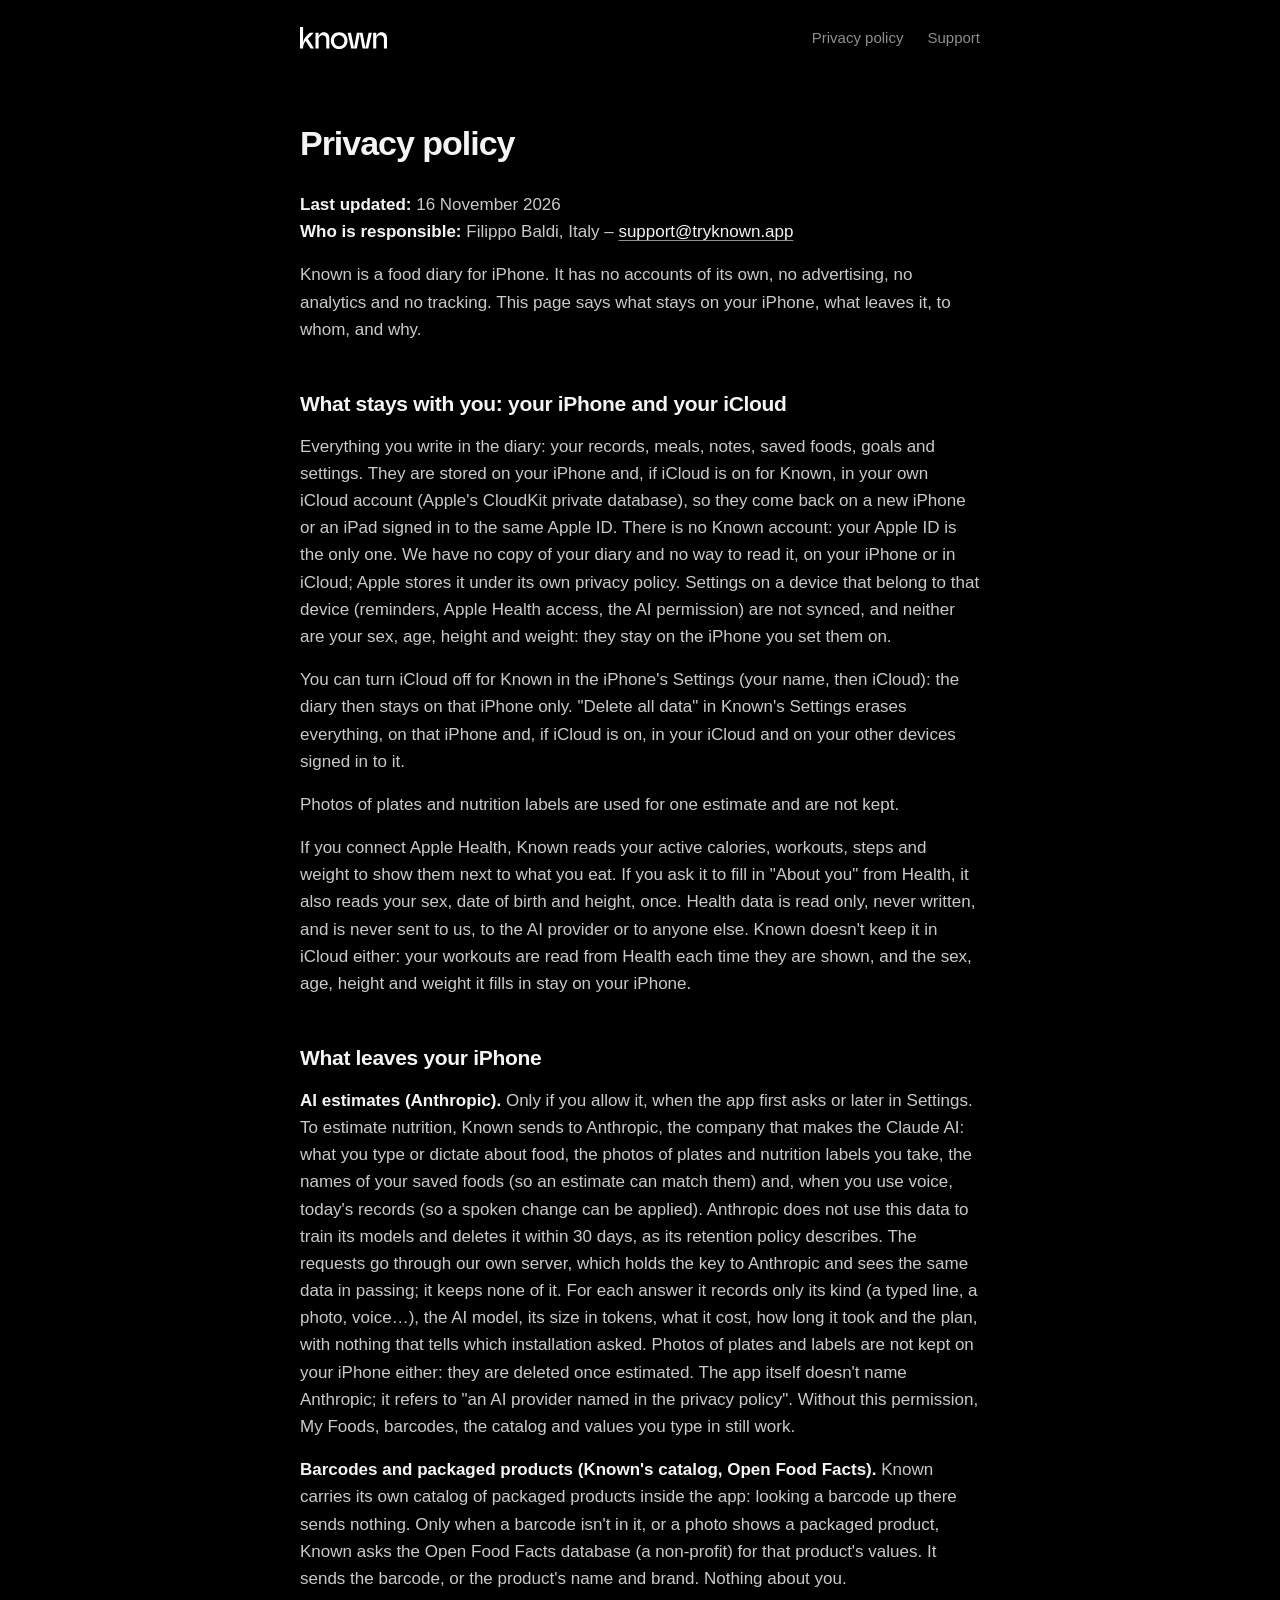
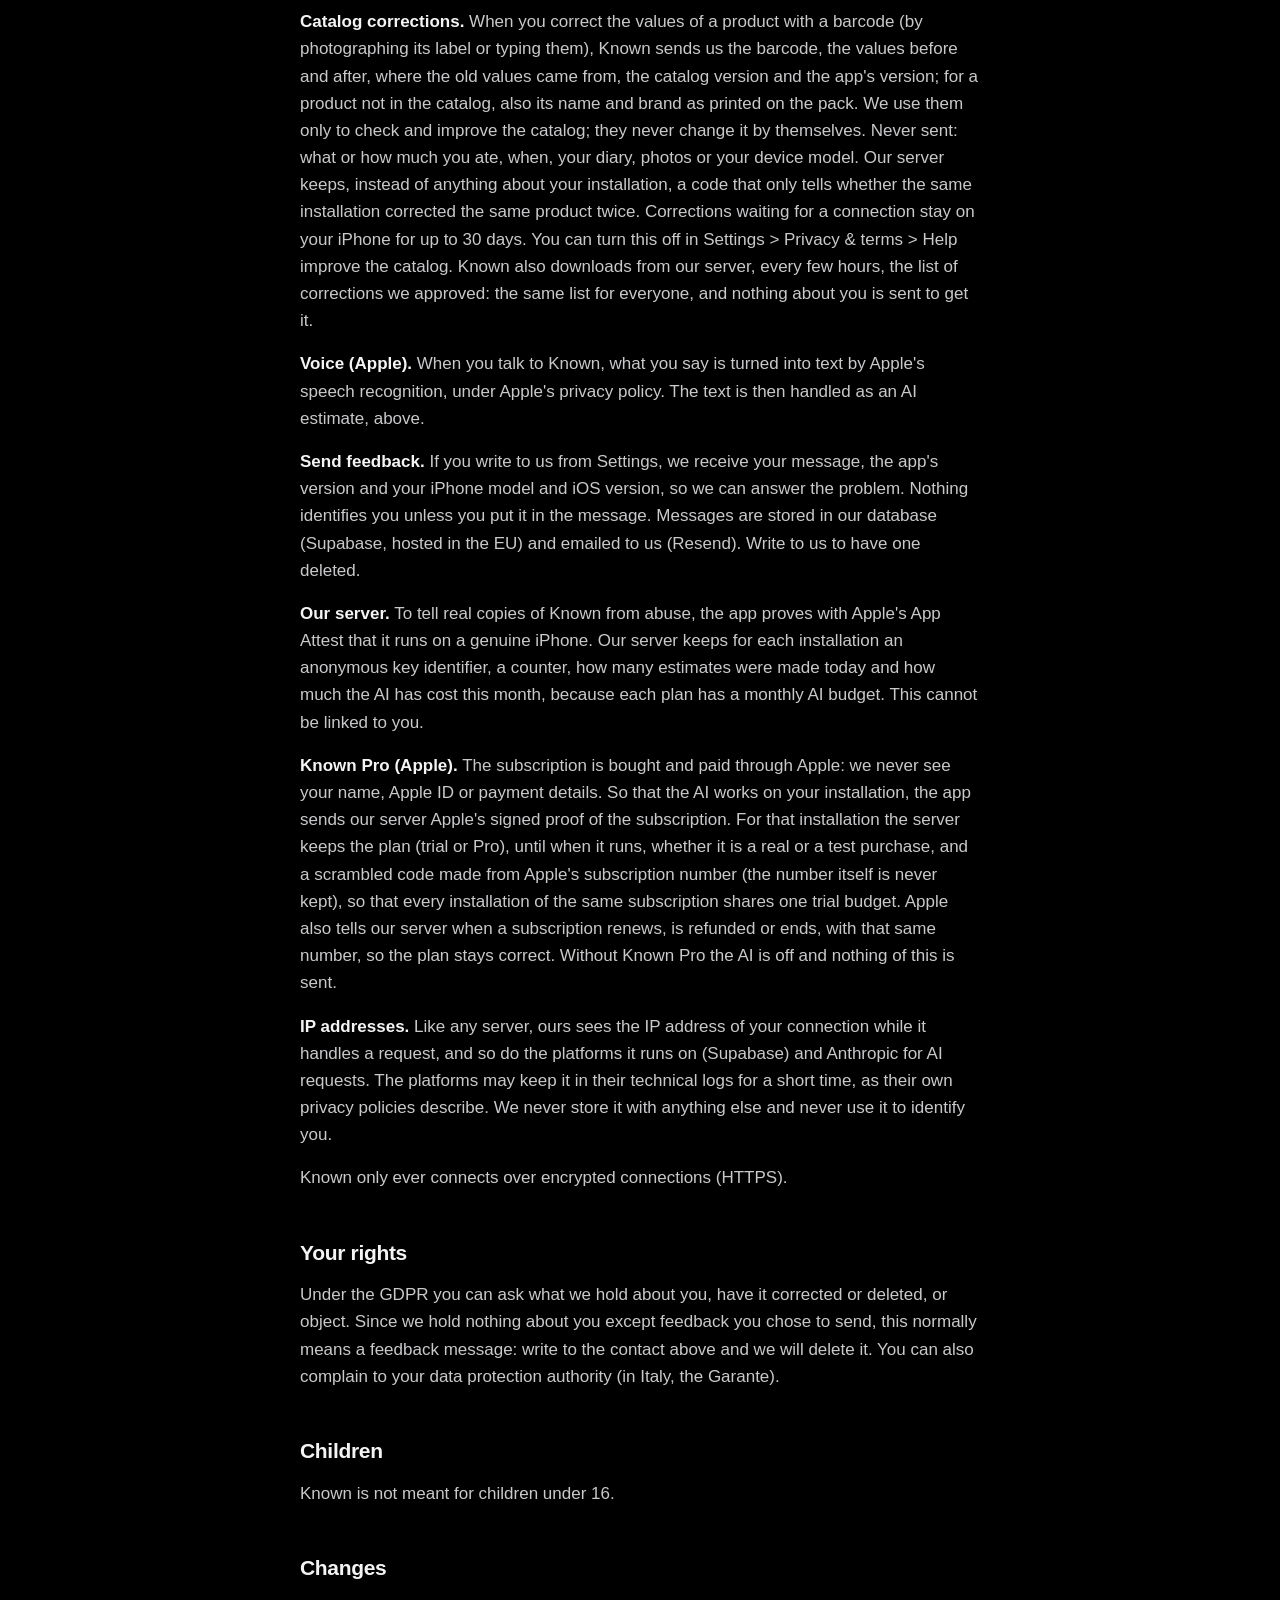
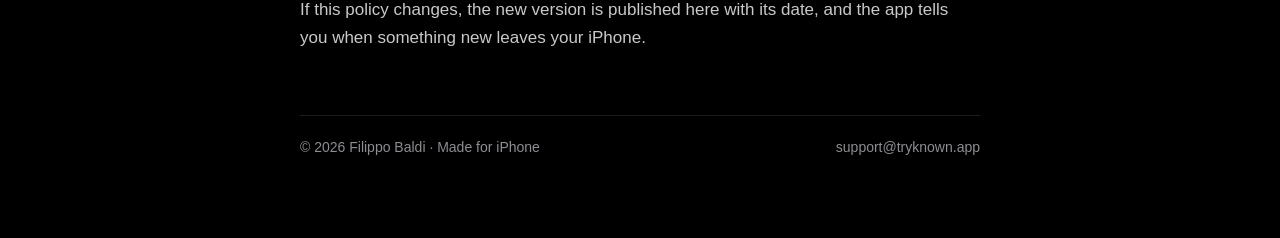
<file: privacy-policy/index.html>
<!doctype html>
<html lang="en">
<head>
<meta charset="utf-8">
<meta name="viewport" content="width=device-width,initial-scale=1">
<title>Known – Privacy Policy</title>
<meta name="robots" content="index,follow">
<link rel="icon" type="image/png" sizes="64x64" href="../assets/favicon.png">
<link rel="apple-touch-icon" href="../assets/apple-touch-icon.png">
<meta name="theme-color" content="#000000">
<link rel="stylesheet" href="../style.css">
</head>
<body>
<main>
<nav><a class="wordmark" href="../" aria-label="Known, home"><img src="../assets/wordmark-white.svg" alt="known"></a><span class="links"><a href="../privacy-policy/">Privacy policy</a><a href="../support/">Support</a></span></nav>
<h1 id="known--privacy-policy">Privacy policy</h1>
<p><strong>Last updated:</strong> 16 November 2026<br><strong>Who is
responsible:</strong> Filippo Baldi, Italy – <a
href="mailto:support@tryknown.app">support@tryknown.app</a></p>
<p>Known is a food diary for iPhone. It has no accounts of its own, no
advertising, no analytics and no tracking. This page says what stays on
your iPhone, what leaves it, to whom, and why.</p>
<h2 id="what-stays-with-you-your-iphone-and-your-icloud">What stays with
you: your iPhone and your iCloud</h2>
<p>Everything you write in the diary: your records, meals, notes, saved
foods, goals and settings. They are stored on your iPhone and, if iCloud
is on for Known, in your own iCloud account (Apple's CloudKit private
database), so they come back on a new iPhone or an iPad signed in to the
same Apple ID. There is no Known account: your Apple ID is the only one.
We have no copy of your diary and no way to read it, on your iPhone or
in iCloud; Apple stores it under its own privacy policy. Settings on a
device that belong to that device (reminders, Apple Health access, the
AI permission) are not synced, and neither are your sex, age, height and
weight: they stay on the iPhone you set them on.</p>
<p>You can turn iCloud off for Known in the iPhone's Settings (your
name, then iCloud): the diary then stays on that iPhone only. "Delete
all data" in Known's Settings erases everything, on that iPhone and, if
iCloud is on, in your iCloud and on your other devices signed in to
it.</p>
<p>Photos of plates and nutrition labels are used for one estimate and
are not kept.</p>
<p>If you connect Apple Health, Known reads your active calories,
workouts, steps and weight to show them next to what you eat. If you ask
it to fill in "About you" from Health, it also reads your sex, date of
birth and height, once. Health data is read only, never written, and is
never sent to us, to the AI provider or to anyone else. Known doesn't
keep it in iCloud either: your workouts are read from Health each time
they are shown, and the sex, age, height and weight it fills in stay on
your iPhone.</p>
<h2 id="what-leaves-your-iphone">What leaves your iPhone</h2>
<p><strong>AI estimates (Anthropic).</strong> Only if you allow it, when
the app first asks or later in Settings. To estimate nutrition, Known
sends to Anthropic, the company that makes the Claude AI: what you type
or dictate about food, the photos of plates and nutrition labels you
take, the names of your saved foods (so an estimate can match them) and,
when you use voice, today's records (so a spoken change can be applied).
Anthropic does not use this data to train its models and deletes it
within 30 days, as its retention policy describes. The requests go
through our own server, which holds the key to Anthropic and sees the
same data in passing; it keeps none of it. For each answer it records
only its kind (a typed line, a photo, voice…), the AI model, its size in
tokens, what it cost, how long it took and the plan, with nothing that
tells which installation asked. Photos of plates and labels are not kept on your iPhone
either: they are deleted once estimated. The app itself doesn't name
Anthropic; it refers to "an AI provider named in the privacy policy".
Without this permission, My Foods, barcodes, the catalog and values you
type in still work.</p>
<p><strong>Barcodes and packaged products (Known's catalog, Open Food
Facts).</strong> Known carries its own catalog of packaged products
inside the app: looking a barcode up there sends nothing. Only when a
barcode isn't in it, or a photo shows a packaged product, Known asks the
Open Food Facts database (a non-profit) for that product's values. It
sends the barcode, or the product's name and brand. Nothing about
you.</p>
<p><strong>Catalog corrections.</strong> When you correct the values of
a product with a barcode (by photographing its label or typing them),
Known sends us the barcode, the values before and after, where the old
values came from, the catalog version and the app's version; for a
product not in the catalog, also its name and brand as printed on the
pack. We use them only to check and improve the catalog; they never
change it by themselves. Never sent: what or how much you ate, when,
your diary, photos or your device model. Our server keeps, instead of
anything about your installation, a code that only tells whether the
same installation corrected the same product twice. Corrections waiting
for a connection stay on your iPhone for up to 30 days. You can turn
this off in Settings &gt; Privacy &amp; terms &gt; Help improve the
catalog. Known also downloads from our server, every few hours, the list
of corrections we approved: the same list for everyone, and nothing about
you is sent to get it.</p>
<p><strong>Voice (Apple).</strong> When you talk to Known, what you say
is turned into text by Apple's speech recognition, under Apple's privacy
policy. The text is then handled as an AI estimate, above.</p>
<p><strong>Send feedback.</strong> If you write to us from Settings, we
receive your message, the app's version and your iPhone model and iOS
version, so we can answer the problem. Nothing identifies you unless you
put it in the message. Messages are stored in our database (Supabase,
hosted in the EU) and emailed to us (Resend). Write to us to have one
deleted.</p>
<p><strong>Our server.</strong> To tell real copies of Known from abuse,
the app proves with Apple's App Attest that it runs on a genuine iPhone.
Our server keeps for each installation an anonymous key identifier, a
counter, how many estimates were made today and how much the AI has cost
this month, because each plan has a monthly AI budget. This cannot be
linked to you.</p>
<p><strong>Known Pro (Apple).</strong> The subscription is bought and
paid through Apple: we never see your name, Apple ID or payment details.
So that the AI works on your installation, the app sends our server
Apple's signed proof of the subscription. For that installation the
server keeps the plan (trial or Pro), until when it runs, whether it is
a real or a test purchase, and a scrambled code made from Apple's
subscription number (the number itself is never kept), so that every
installation of the same subscription shares one trial budget. Apple
also tells our server when a subscription renews, is refunded or ends,
with that same number, so the plan stays correct. Without Known Pro the
AI is off and nothing of this is sent.</p>
<p><strong>IP addresses.</strong> Like any server, ours sees the IP address of your connection while it handles a
request, and so do the platforms it runs on (Supabase) and Anthropic for AI requests. The platforms may keep it in
their technical logs for a short time, as their own privacy policies describe. We never store it with anything else
and never use it to identify you.</p>
<p>Known only ever connects over encrypted connections (HTTPS).</p>
<h2 id="your-rights">Your rights</h2>
<p>Under the GDPR you can ask what we hold about you, have it corrected
or deleted, or object. Since we hold nothing about you except feedback
you chose to send, this normally means a feedback message: write to the
contact above and we will delete it. You can also complain to your data
protection authority (in Italy, the Garante).</p>
<h2 id="children">Children</h2>
<p>Known is not meant for children under 16.</p>
<h2 id="changes">Changes</h2>
<p>If this policy changes, the new version is published here with its
date, and the app tells you when something new leaves your iPhone.</p>
<footer><span>© 2026 Filippo Baldi · Made for iPhone</span><a href="mailto:support@tryknown.app">support@tryknown.app</a></footer>
</main>
<script src="../assets/lenis.min.js" defer></script>
<script src="../assets/site.js" defer></script>
</body>
</html>
</file>
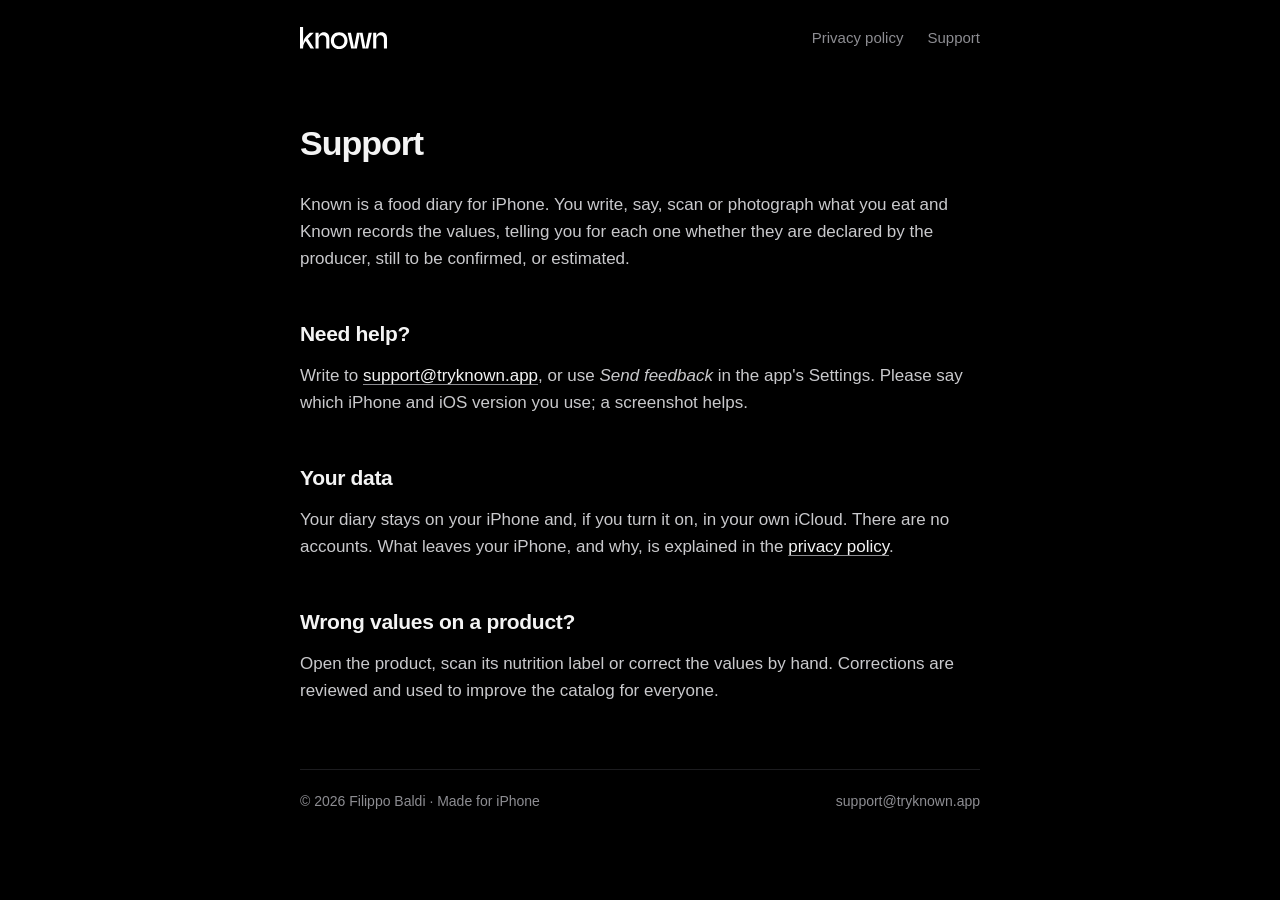
<file: support/index.html>
<!doctype html>
<html lang="en">
<head>
<meta charset="utf-8">
<meta name="viewport" content="width=device-width,initial-scale=1">
<title>Known – Support</title>
<meta name="robots" content="index,follow">
<link rel="icon" type="image/png" sizes="64x64" href="../assets/favicon.png">
<link rel="apple-touch-icon" href="../assets/apple-touch-icon.png">
<meta name="theme-color" content="#000000">
<link rel="stylesheet" href="../style.css">
</head>
<body>
<main>
<nav><a class="wordmark" href="../" aria-label="Known, home"><img src="../assets/wordmark-white.svg" alt="known"></a><span class="links"><a href="../privacy-policy/">Privacy policy</a><a href="../support/">Support</a></span></nav>
<h1>Support</h1>
<p>Known is a food diary for iPhone. You write, say, scan or photograph what you eat and Known records the values, telling you for each one whether they are declared by the producer, still to be confirmed, or estimated.</p>
<h2>Need help?</h2>
<p>Write to <a href="mailto:support@tryknown.app">support@tryknown.app</a>, or use <em>Send feedback</em> in the app's Settings. Please say which iPhone and iOS version you use; a screenshot helps.</p>
<h2>Your data</h2>
<p>Your diary stays on your iPhone and, if you turn it on, in your own iCloud. There are no accounts. What leaves your iPhone, and why, is explained in the <a href="../privacy-policy/">privacy policy</a>.</p>
<h2>Wrong values on a product?</h2>
<p>Open the product, scan its nutrition label or correct the values by hand. Corrections are reviewed and used to improve the catalog for everyone.</p>
<footer><span>© 2026 Filippo Baldi · Made for iPhone</span><a href="mailto:support@tryknown.app">support@tryknown.app</a></footer>
</main>
<script src="../assets/lenis.min.js" defer></script>
<script src="../assets/site.js" defer></script>
</body>
</html>
</file>
<file: admin/admin.css>
/* Known admin: the site's Night style. Desktop: an inbox (queues, list, detail). Phone: one correction at a time. */
:root{color-scheme:dark;--bg:#000;--fg:#f4f4f4;--body:#c9c9cc;--muted:#8d8d92;--rule:#1c1c1f;--card:#0f0f11;--card2:#17171a;--line:#232327;
  --blue:#2A8ED1;--yellow:#e8c547;--red:#ff6b5e;--grey-bar:#4a4a50}
*{box-sizing:border-box}
html{background:var(--bg);color:var(--fg);font:15px/1.45 -apple-system,BlinkMacSystemFont,"SF Pro Text","Helvetica Neue",Arial,sans-serif;-webkit-text-size-adjust:100%;-webkit-font-smoothing:antialiased}
body{margin:0;min-height:100vh}
[hidden]{display:none!important}
.muted{color:var(--muted)}
h1,h2,h3{letter-spacing:-.02em;font-weight:600}
a{color:var(--blue);text-decoration:none}a:hover{text-decoration:underline}

button{font:inherit;font-weight:600;color:var(--fg);background:var(--card2);border:0;border-radius:999px;min-height:44px;padding:0 18px;cursor:pointer;touch-action:manipulation}
button:focus-visible,input:focus-visible,a:focus-visible,[tabindex]:focus-visible{outline:2px solid var(--blue);outline-offset:2px}
button:disabled{opacity:.45;cursor:default}
button.primary{background:var(--fg);color:var(--bg)}
button.approve{background:var(--blue);color:#fff}
button.ghost{background:none;box-shadow:inset 0 0 0 1px var(--line)}
button.small{min-height:36px;font-size:14px;padding:0 14px}
button.link{background:none;color:var(--muted);font-weight:400;padding:0 6px;white-space:nowrap}
button.link:hover{color:var(--fg)}
input{font:inherit;color:var(--fg);background:var(--card);border:1px solid var(--line);border-radius:12px;height:44px;padding:0 14px;width:100%}

.badge{display:inline-block;min-width:22px;padding:1px 7px;border-radius:999px;background:var(--card2);color:var(--muted);font-size:12px;font-weight:600;text-align:center;line-height:18px}
.badge.y{background:var(--yellow);color:#000}.badge.r{background:var(--red);color:#000}
.badge:empty{display:none}
.chip{display:inline-block;font-size:12px;font-weight:600;padding:2px 9px;border-radius:999px;background:var(--card2);color:var(--body);white-space:nowrap}
.chip.ok{color:var(--blue);box-shadow:inset 0 0 0 1px var(--blue);background:none}
.chip.y{background:var(--yellow);color:#000}.chip.r{background:var(--red);color:#000}
.chip.done{background:none;box-shadow:inset 0 0 0 1px var(--line);color:var(--muted)}
.kbd{font:12px ui-monospace,Menlo,monospace;color:var(--muted);border:1px solid var(--line);border-radius:6px;padding:1px 6px}

/* Top bar */
.top{position:sticky;top:0;z-index:5;display:flex;align-items:center;gap:20px;height:60px;padding:0 max(16px,env(safe-area-inset-left));background:rgba(0,0,0,.85);backdrop-filter:blur(12px);-webkit-backdrop-filter:blur(12px);border-bottom:1px solid var(--rule)}
.top .wm{height:19px;width:auto;display:block}
.top nav{display:flex;gap:4px}
.top nav button{background:none;color:var(--muted);font-weight:500;padding:0 14px;min-height:38px;display:inline-flex;align-items:center;gap:6px}
.top nav button[aria-selected=true]{background:var(--card2);color:var(--fg)}
.top .sp{flex:1}
@media (max-width:420px){.top{gap:8px}.top nav button{padding:0 10px}.top .link{font-size:14px;padding:0 2px}}
@media (max-width:520px){.top .wm{display:none}}

/* Sign-in */
.signin{max-width:440px;margin:0 auto;padding:48px 16px}
.signin h1{font-size:34px;margin:0 0 24px}
.signin label{display:block;font-size:14px;color:var(--muted);margin:0 0 6px}
.signin input{margin:0 0 14px;height:50px}
.row{display:flex;flex-wrap:wrap;gap:10px}
.status{min-height:1.6em;margin-top:12px;color:var(--muted)}
.status.error,.error{color:var(--red)}

/* Corrections: desktop inbox */
.desk{display:grid;grid-template-columns:220px minmax(280px,360px) minmax(0,1fr);height:calc(100vh - 60px)}
.queues{border-right:1px solid var(--rule);padding:16px 10px;overflow:auto}
.queues h4{margin:20px 12px 6px;font-size:12px;color:var(--muted);text-transform:uppercase;letter-spacing:.06em;font-weight:600}
.q{display:flex;width:100%;justify-content:space-between;align-items:center;padding:0 12px;min-height:42px;border-radius:12px;background:none;color:var(--body);font-weight:400;text-align:left}
.q[aria-current=true]{background:var(--card2);color:var(--fg);font-weight:600}
.q:hover{color:var(--fg)}
.progress{margin:22px 12px 0;font-size:13px;color:var(--muted)}
.reminder{margin:16px 12px 24px;padding:12px;font-size:13px;color:var(--body);background:var(--card);border:1px solid var(--line);border-radius:12px;overflow-wrap:anywhere}
.reminder strong{display:block;color:var(--yellow);font-weight:600}
.mob .reminder{margin-left:0;margin-right:0}
.list{border-right:1px solid var(--rule);display:flex;flex-direction:column;min-height:0}
.search{padding:12px 14px;border-bottom:1px solid var(--rule)}
.search input{height:38px;border-radius:10px}
#list{overflow:auto;flex:1}
.it{display:block;width:100%;text-align:left;border-radius:0;background:none;padding:12px 16px;border-bottom:1px solid var(--rule);min-height:0;font-weight:400}
.it:hover{background:var(--card)}
.it[aria-current=true]{background:var(--card2);box-shadow:inset 3px 0 0 var(--blue)}
.it b{display:block;font-weight:600;overflow:hidden;text-overflow:ellipsis;white-space:nowrap}
.it .br{display:block;font-size:13px;color:var(--muted);overflow:hidden;text-overflow:ellipsis;white-space:nowrap}
.it .m{display:flex;justify-content:space-between;align-items:center;margin-top:6px;font-size:13px;color:var(--muted)}
.detail{padding:28px clamp(20px,3vw,40px);overflow:auto}
.empty{color:var(--muted);padding:28px 16px}

/* Correction body (shared by desktop and phone) */
.pt h2{margin:0;font-size:28px;line-height:1.15}
.pt p{margin:4px 0 0;color:var(--muted);font-size:14px}
.warn{margin:18px 0 0;border-radius:14px;padding:12px 14px;background:rgba(255,107,94,.1);box-shadow:inset 0 0 0 1px rgba(255,107,94,.45);font-size:14px;color:var(--body)}
.warn b{color:var(--red)}
.cols{display:grid;grid-template-columns:minmax(0,1fr) 240px;gap:28px;margin-top:20px}
@media (max-width:1180px){.cols{grid-template-columns:1fr;gap:12px}}
table{width:100%;border-collapse:collapse;font-size:15px}
th,td{padding:8px 0;border-bottom:1px solid var(--line);text-align:right;font-weight:400}
th{text-align:left}
thead th{color:var(--muted);font-size:12px;font-weight:600;text-transform:uppercase;letter-spacing:.05em}
tbody tr td{color:var(--body)}
tr.ch td span{background:var(--yellow);color:#000;border-radius:6px;padding:1px 7px;font-weight:700}
tr.bad td span{background:var(--red);color:#000;border-radius:6px;padding:1px 7px;font-weight:700}
td.d{color:var(--muted);font-size:13px;width:64px}
.portion{margin:12px 0 0;font-size:15px}.portion s{color:var(--muted)}.portion b{background:var(--yellow);color:#000;padding:1px 6px;border-radius:6px}
.facts{font-size:14px}
.facts div{display:flex;justify-content:space-between;gap:12px;padding:7px 0;border-bottom:1px solid var(--line)}
.facts span{color:var(--muted)}
.act{display:flex;flex-wrap:wrap;gap:10px;align-items:center;margin-top:24px}
.act input{flex:1;min-width:160px}
.hint{margin-top:14px;font-size:13px;color:var(--muted);display:flex;flex-wrap:wrap;gap:6px 16px}
.decided-note{margin-top:22px;display:flex;align-items:center;gap:12px;color:var(--body)}

/* Corrections: phone */
.mob{padding:16px 16px 0}
.mob h1{font-size:30px;margin:6px 0 4px}
.mob .lead{color:var(--body);margin:0 0 18px}
.step{background:var(--card);border:1px solid var(--line);border-radius:22px;padding:18px;margin-bottom:12px}
.step h3{margin:0 0 4px;font-size:18px;display:flex;justify-content:space-between;align-items:center;gap:8px}
.step p{margin:0 0 14px;color:var(--muted);font-size:14px}
.step .row button{flex:1}
.mini{font-size:13px;color:var(--muted);margin:12px 0 24px}
.rv-head{display:flex;justify-content:space-between;align-items:center;font-size:14px;color:var(--muted)}
.rv-head button{padding:0 6px 0 0;color:var(--fg)}
.pbar{height:5px;border-radius:9px;background:var(--card2);margin:8px 0 16px;overflow:hidden}
.pbar i{display:block;height:100%;background:var(--blue);border-radius:9px;transition:width .2s}
.swipe{position:relative;touch-action:pan-y;user-select:none;-webkit-user-select:none}
.swipe .card{position:relative;background:var(--card);border:1px solid var(--line);border-radius:24px;padding:18px;will-change:transform}
.swipe .card .pt h2{font-size:24px}
.swipe .stamp{position:absolute;top:18px;font-weight:700;font-size:15px;padding:4px 12px;border-radius:999px;opacity:0}
.swipe .stamp.yes{right:18px;background:var(--blue);color:#fff}
.swipe .stamp.no{left:18px;background:var(--fg);color:#000}
.dock{position:sticky;bottom:0;display:grid;grid-template-columns:1fr 1fr;gap:10px;padding:14px 0 max(16px,env(safe-area-inset-bottom));background:linear-gradient(transparent,#000 35%)}
.dock button{min-height:54px;font-size:17px}
.swipe-hint{text-align:center;color:var(--muted);font-size:13px;margin:-4px 0 16px}
@media (min-width:900px){.mob{display:none}}
@media (max-width:899px){.desk{display:none}}

/* Catalog (read-only): the inbox layout on a wide screen; on a phone filters in a row, the list, then one product */
.cdesk{display:grid;grid-template-columns:220px minmax(280px,360px) minmax(0,1fr);height:calc(100vh - 60px)}
.clist{overflow:auto;flex:1}
.count{margin:0;padding:10px 16px;font-size:13px;color:var(--muted);border-bottom:1px solid var(--rule)}
.chips{display:inline-flex;flex-wrap:wrap;gap:6px}
.pt .chips{margin-bottom:8px}
.note{margin:18px 0 0;border-radius:14px;padding:12px 14px;background:rgba(42,142,209,.1);box-shadow:inset 0 0 0 1px rgba(42,142,209,.45);font-size:14px;color:var(--body)}
.back{color:var(--fg);padding:0 6px 0 0;margin-bottom:8px}
@media (max-width:899px){
  .cdesk{display:block;height:auto}
  .cdesk .queues{display:flex;gap:6px;overflow-x:auto;border:0;border-bottom:1px solid var(--rule);padding:10px 16px;scrollbar-width:none}
  .cdesk .queues::-webkit-scrollbar{display:none}
  .cdesk .q{width:auto;flex:none;gap:8px;background:var(--card);min-height:38px;border-radius:999px;padding:0 12px}
  .cdesk .progress{display:none}
  .cdesk .list{border:0}
  .cdesk .search{padding:12px 16px}
  .cdesk .detail{display:none;padding:16px 16px 40px}
  .cdesk.open .list,.cdesk.open .queues{display:none}
  .cdesk.open .detail{display:block}
}

/* Toast */
.toast{position:fixed;left:50%;bottom:max(20px,env(safe-area-inset-bottom));transform:translateX(-50%);z-index:9;display:flex;align-items:center;gap:14px;background:var(--fg);color:#000;border-radius:999px;padding:6px 6px 6px 18px;font-weight:600;font-size:15px;box-shadow:0 8px 30px rgba(0,0,0,.5);max-width:calc(100% - 32px)}
.toast button{background:#000;color:#fff;min-height:36px}
@media (max-width:899px){.toast{bottom:96px}}

/* Costs */
.costs{max-width:1100px;margin:0 auto;padding:24px 16px 64px}
.bar-row{display:flex;flex-wrap:wrap;gap:10px;justify-content:space-between}
.seg{display:inline-flex;background:var(--card2);border-radius:999px;padding:3px;max-width:100%}
.seg button{min-height:36px;background:none;color:var(--muted);font-weight:500;padding:0 14px}
.seg button[aria-pressed=true]{background:var(--fg);color:var(--bg)}
.costs h1{font-size:clamp(26px,4vw,34px);line-height:1.2;margin:24px 0 8px;max-width:26ch}
.costs h1 em{font-style:normal;color:var(--muted)}
.costs .lead{color:var(--body);font-size:16px;margin:0 0 24px;max-width:64ch}
.costs .lead b{color:var(--fg)}
.costs .lead a{color:var(--fg);text-decoration:underline}
.tiles{display:grid;grid-template-columns:repeat(3,minmax(0,1fr));gap:12px}
@media (max-width:760px){.tiles{grid-template-columns:1fr}}
.tile{background:var(--card);border:1px solid var(--line);border-radius:20px;padding:18px;min-width:0}
.tile p{margin:0;color:var(--muted);font-size:13px}
.tile strong{display:block;font-size:30px;letter-spacing:-.02em;margin:4px 0}
.tile small{color:var(--body);font-size:13px}
.tile.bad strong{color:var(--red)}
.costs .warn{margin:0 0 20px;padding:10px 14px;border-radius:12px;background:rgba(232,197,71,.1);box-shadow:inset 0 0 0 1px rgba(232,197,71,.45);color:var(--body);font-size:14px;max-width:72ch}
.costs .fine{color:var(--muted);font-size:13px;margin:12px 0 0;max-width:72ch}
.costs .fine.tests{margin-top:32px;font-size:14px;color:var(--body)}
.costs .fine .link{min-height:44px;padding:0 4px;color:var(--fg);text-decoration:underline}
.costs h2{font-size:20px;margin:40px 0 4px}
.costs .sub{color:var(--muted);margin:0 0 14px;font-size:14px}
.legend{display:flex;gap:16px;font-size:13px;color:var(--body);margin-bottom:10px}
.legend i{display:inline-block;width:10px;height:10px;border-radius:3px;margin-right:6px;vertical-align:-1px}
.legend .lg-real{background:var(--blue)}.legend .lg-dev{background:var(--grey-bar)}
.chart{display:grid;grid-template-columns:40px minmax(0,1fr);gap:8px}
.yax{position:relative;height:200px;font-size:12px;color:var(--muted)}
.yax span{position:absolute;right:0;transform:translateY(50%)}
.plot{position:relative;height:200px;display:flex;align-items:flex-end;gap:var(--gap,8px);border-bottom:1px solid var(--line)}
.plot .grid{position:absolute;left:0;right:0;border-top:1px solid var(--line)}
.col{position:relative;flex:1 1 0;min-width:0;height:100%;display:flex;flex-direction:column;justify-content:flex-end;align-items:center;padding:0;background:none;border-radius:0;min-height:0}
.col:hover .stk,.col:focus-visible .stk{filter:brightness(1.25)}
.stk{width:min(70%,64px);display:flex;flex-direction:column;border-radius:5px 5px 0 0;overflow:hidden}
.stk i{display:block}.stk .real{background:var(--blue)}.stk .dev{background:var(--grey-bar)}
.val{font-size:12px;color:var(--body);margin-bottom:4px;white-space:nowrap;font-weight:400}
.xax{display:flex;gap:var(--gap,8px);margin-left:48px;margin-top:6px;font-size:12px;color:var(--muted)}
.xax span{flex:1 1 0;min-width:0;text-align:center;white-space:nowrap;overflow:visible}
.day-detail{min-height:1.6em;margin:10px 0 0 48px;font-size:14px;color:var(--body)}
.kr{display:grid;grid-template-columns:170px minmax(0,1fr) 44px 70px 96px;gap:12px;align-items:center;padding:10px 0;border-bottom:1px solid var(--line);font-size:14px}
.kb{height:10px;background:var(--card2);border-radius:9px;overflow:hidden}
.kb i{display:block;height:100%;background:var(--blue);border-radius:9px}
.kp,.kc,.ke{text-align:right}.kp,.ke{color:var(--muted)}
@media (max-width:640px){.kr{grid-template-columns:minmax(0,1fr) auto;row-gap:6px}.kb{grid-column:1/-1;order:3}.kp{display:none}.ke{grid-column:1/-1;order:4;text-align:left;font-size:13px}}
details{margin-top:32px}
summary{cursor:pointer;color:var(--muted);min-height:44px;display:flex;align-items:center}
.table-wrap{overflow-x:auto}
.tok{min-width:560px}.tok td,.tok th{padding:8px 0 8px 12px}.tok th:first-child{padding-left:0}

/* Users */
.xax.ends{justify-content:space-between}.xax.ends span{flex:none}
.synced{color:var(--muted);font-size:13px;align-self:center}
.seg button{white-space:nowrap}
.src{display:inline-block;font-size:11px;font-weight:600;letter-spacing:.04em;text-transform:uppercase;color:var(--muted);border:1px solid var(--line);border-radius:999px;padding:1px 8px;vertical-align:2px}
.src.sample{color:var(--yellow);border-color:rgba(232,197,71,.5)}
.tiles.four{grid-template-columns:repeat(4,minmax(0,1fr))}
@media (max-width:960px){.tiles.four{grid-template-columns:repeat(2,minmax(0,1fr))}}
.fun{display:grid;gap:6px}
.fs{display:grid;grid-template-columns:190px minmax(0,1fr) 72px;gap:12px;align-items:center;font-size:14px}
.fs .fb{height:28px;background:var(--card2);border-radius:8px;overflow:hidden}
.fs .fb i{display:block;height:100%;background:var(--blue);border-radius:8px}
.fs .n{text-align:right;font-weight:600;font-size:16px}
.fs .l small{display:block;color:var(--muted);font-size:12px}
.fd{margin-left:202px;font-size:13px;color:var(--muted);padding:2px 0}
.fd b{color:var(--fg);font-weight:600}
@media (max-width:640px){.fs{grid-template-columns:minmax(0,1fr) auto}.fs .fb{grid-column:1/-1;order:3;height:20px}.fd{margin-left:0}}
.two{display:grid;grid-template-columns:repeat(2,minmax(0,1fr));gap:28px}
@media (max-width:760px){.two{grid-template-columns:1fr;gap:0}}
.lr{display:grid;grid-template-columns:130px minmax(0,1fr) 56px;gap:12px;align-items:center;padding:9px 0;border-bottom:1px solid var(--line);font-size:14px}
.lr .kc{text-align:right}
.costs .note{margin-top:36px;font-size:13px;color:var(--muted);max-width:72ch}
.costs .note p{margin:0 0 8px}
@media (max-width:420px){.top nav{gap:0}.top nav button{padding:0 8px;font-size:14px}.seg button{padding:0 10px}.tile strong{font-size:26px}}

@media (prefers-reduced-motion:reduce){*{transition:none!important;animation:none!important}}
/* Country: Italy · US · All, on top of the queues; its numbers under the filters; the coverage report */
.cseg{display:flex;margin:0 4px 14px}
.cseg button{flex:1;padding:0 8px;font-size:13px;min-height:34px}
.csum{margin:18px 12px 0;font-size:13px}
.csum div{display:flex;justify-content:space-between;gap:8px;padding:5px 0;border-bottom:1px solid var(--line)}
.csum span{color:var(--muted)}
.detail h3{margin:30px 0 6px;font-size:17px}
td.l{text-align:left;padding-left:12px;color:var(--body)}
.tiles.rep{grid-template-columns:repeat(2,minmax(0,1fr));margin-top:20px}
.small{font-size:13px}
@media (max-width:899px){.cdesk .csum{display:none}.cdesk .cseg{flex:none;margin:0 6px 0 0}.mob .cseg{margin:0 0 14px}}
</file>
<file: style.css>
/* Shared styles for Known's text pages (privacy policy, support). The landing page carries its own. */
:root{color-scheme:dark;--bg:#000;--fg:#f4f4f4;--body:#c9c9cc;--muted:#8d8d92;--rule:#1c1c1f}
*{box-sizing:border-box}
html{background:var(--bg);color:var(--fg);font:17px/1.6 -apple-system,BlinkMacSystemFont,"SF Pro Text","Helvetica Neue",Arial,sans-serif;-webkit-text-size-adjust:100%;-webkit-font-smoothing:antialiased}
body{margin:0;padding:0 max(16px,env(safe-area-inset-right,0px)) 0 max(16px,env(safe-area-inset-left,0px))}
main{max-width:680px;margin:0 auto;padding:0 0 80px}
nav{display:flex;align-items:center;justify-content:space-between;height:76px;margin-bottom:48px;font-size:15px}
nav .wordmark{line-height:0}
nav .wordmark img{height:22px;width:auto;display:block}
nav .links{display:flex;gap:24px}
nav a{color:var(--muted);text-decoration:none}nav a:hover{color:var(--fg)}
h1{font-size:34px;line-height:1.15;margin:0 0 28px;letter-spacing:-.03em;font-weight:600;text-wrap:balance}
h2{font-size:21px;margin:44px 0 12px;letter-spacing:-.015em;font-weight:600}
p{margin:0 0 16px;color:var(--body)}
strong{color:var(--fg);font-weight:600}
a{color:var(--fg);text-decoration:underline;text-underline-offset:3px;text-decoration-color:var(--muted)}
a:hover{text-decoration-color:var(--fg)}
footer{margin-top:64px;padding-top:20px;border-top:1px solid var(--rule);font-size:14px;color:var(--muted);display:flex;justify-content:space-between;gap:16px;flex-wrap:wrap}
footer a{color:var(--muted);text-decoration:none}footer a:hover{color:var(--fg)}
:focus-visible{outline:2px solid var(--fg);outline-offset:3px;border-radius:4px}
</file>
